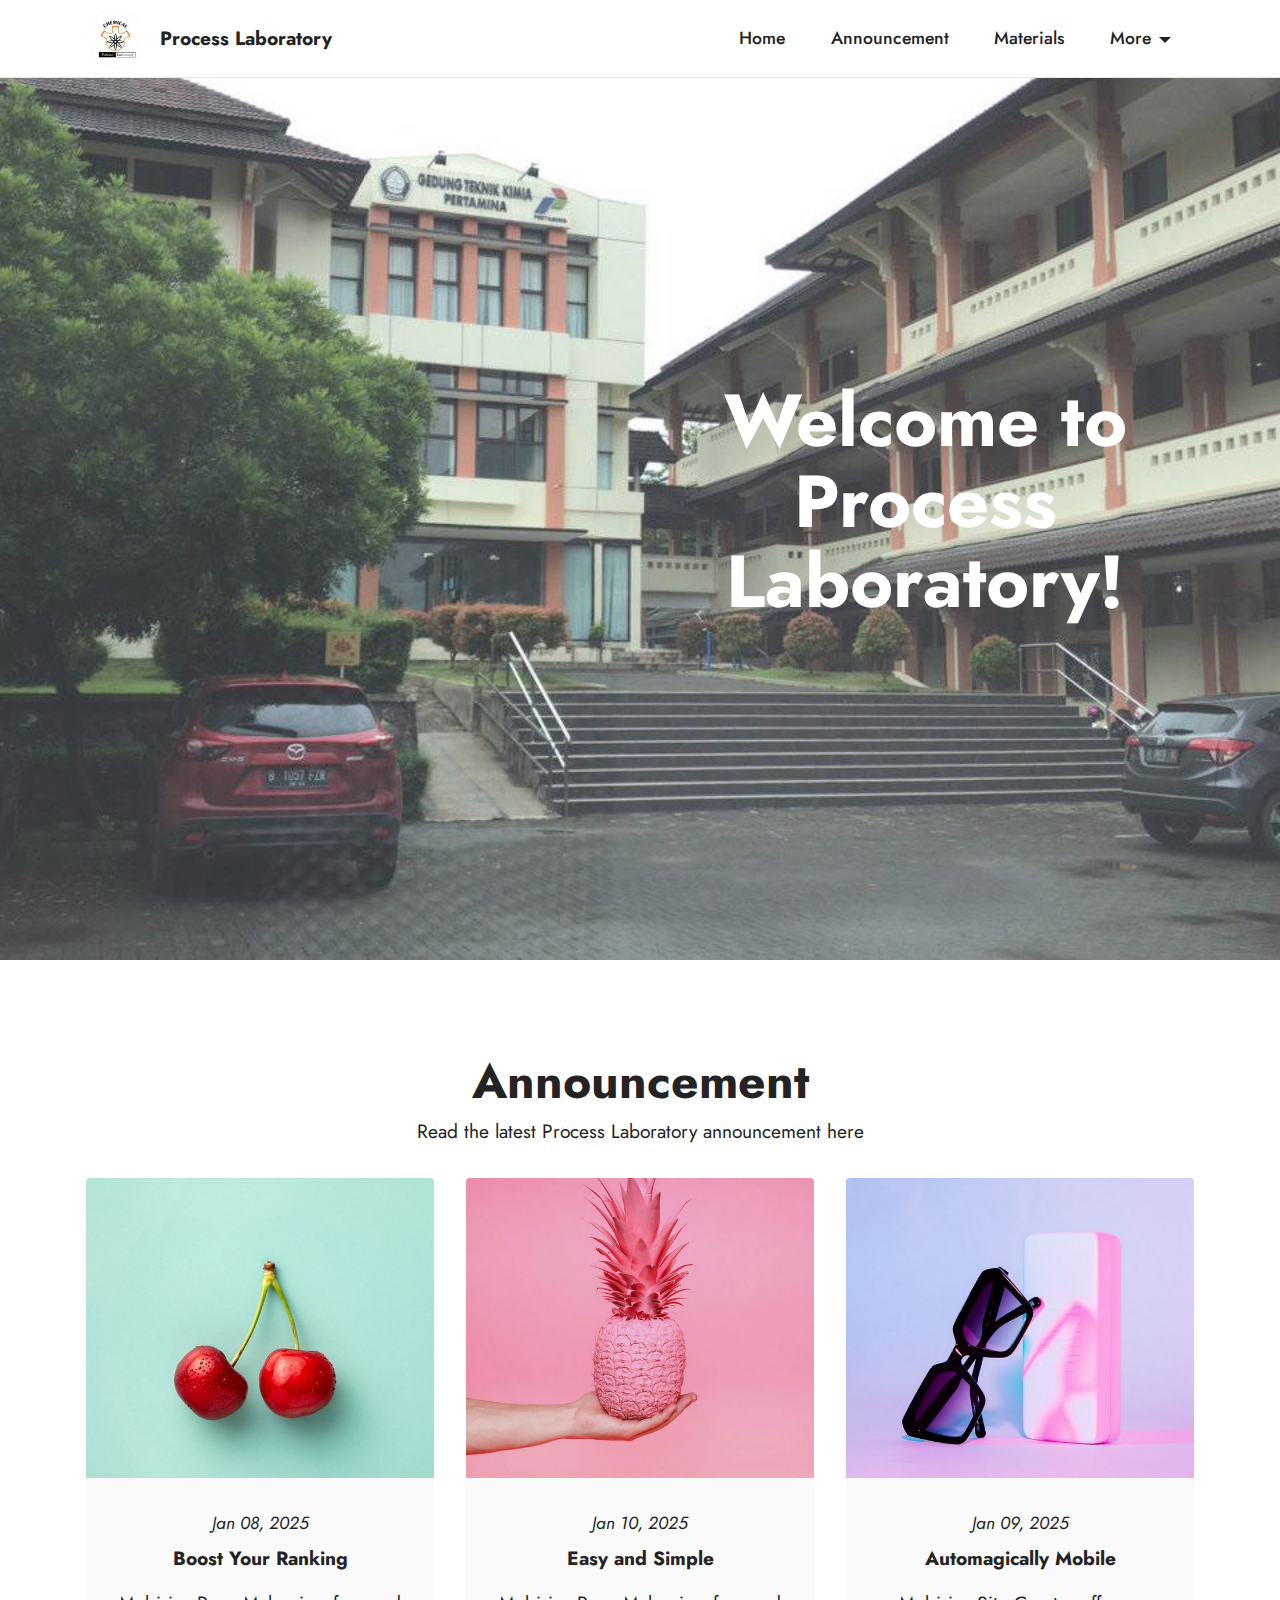
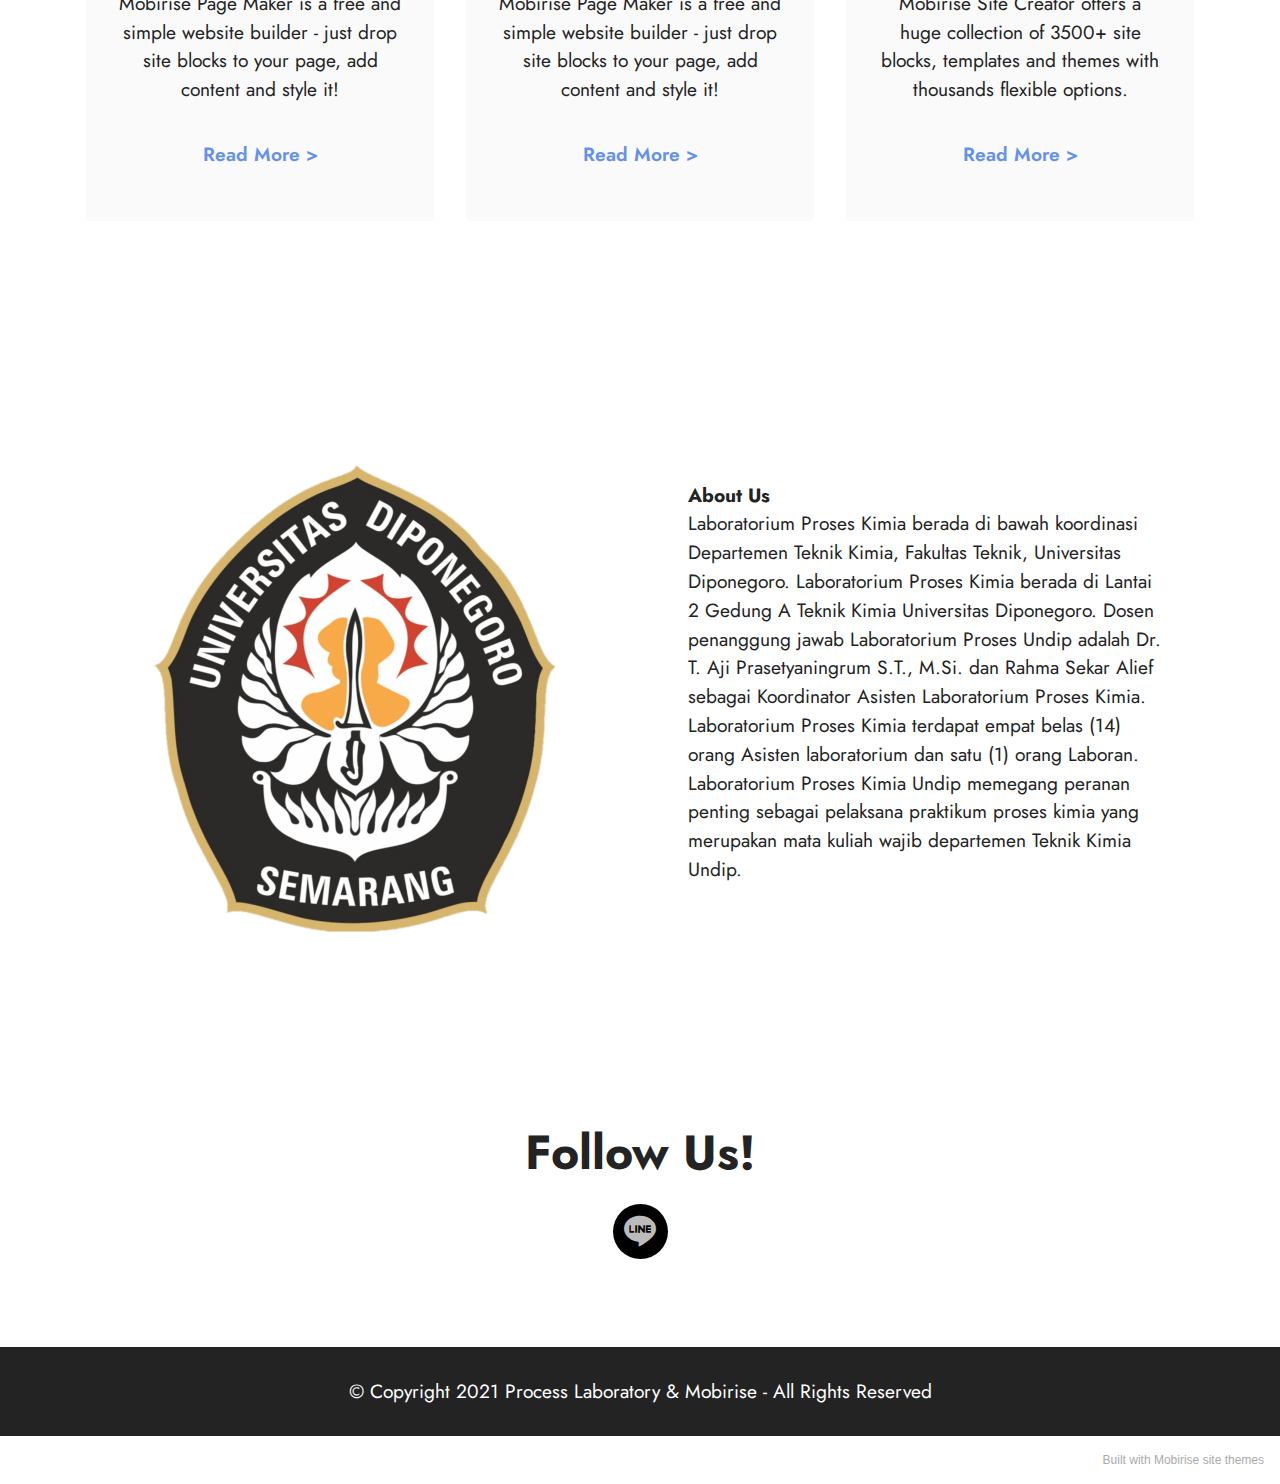
<file: index.html>
<!DOCTYPE html>
<html  >
<head>
  <!-- Site made with Mobirise Website Builder v5.3.10, https://mobirise.com -->
  <meta charset="UTF-8">
  <meta http-equiv="X-UA-Compatible" content="IE=edge">
  <meta name="generator" content="Mobirise v5.3.10, mobirise.com">
  <meta name="viewport" content="width=device-width, initial-scale=1, minimum-scale=1">
  <link rel="shortcut icon" href="assets/images/89790-121x121.png" type="image/x-icon">
  <meta name="description" content="">
  
  
  <title>Home</title>
  <link rel="stylesheet" href="assets/tether/tether.min.css">
  <link rel="stylesheet" href="assets/bootstrap/css/bootstrap.min.css">
  <link rel="stylesheet" href="assets/bootstrap/css/bootstrap-grid.min.css">
  <link rel="stylesheet" href="assets/bootstrap/css/bootstrap-reboot.min.css">
  <link rel="stylesheet" href="assets/dropdown/css/style.css">
  <link rel="stylesheet" href="assets/socicon/css/styles.css">
  <link rel="stylesheet" href="assets/theme/css/style.css">
  <link rel="preload" href="https://fonts.googleapis.com/css?family=Jost:100,200,300,400,500,600,700,800,900,100i,200i,300i,400i,500i,600i,700i,800i,900i&display=swap" as="style" onload="this.onload=null;this.rel='stylesheet'">
  <noscript><link rel="stylesheet" href="https://fonts.googleapis.com/css?family=Jost:100,200,300,400,500,600,700,800,900,100i,200i,300i,400i,500i,600i,700i,800i,900i&display=swap"></noscript>
  <link rel="preload" as="style" href="assets/mobirise/css/mbr-additional.css"><link rel="stylesheet" href="assets/mobirise/css/mbr-additional.css" type="text/css">
  
  
  
  
</head>
<body>
  
  <section class="menu cid-s48OLK6784" once="menu" id="menu1-h">
    
    <nav class="navbar navbar-dropdown navbar-fixed-top navbar-expand-lg">
        <div class="container">
            <div class="navbar-brand">
                <span class="navbar-logo">
                    <a href="http://labproses.github.io/home">
                        <img src="assets/images/89790-121x121.png" alt="Process Laboratory" style="height: 3.8rem;">
                    </a>
                </span>
                <span class="navbar-caption-wrap"><a class="navbar-caption text-black text-primary display-7" href="http://labproses.github.io/home">Process Laboratory</a></span>
            </div>
            <button class="navbar-toggler" type="button" data-toggle="collapse" data-target="#navbarSupportedContent" aria-controls="navbarNavAltMarkup" aria-expanded="false" aria-label="Toggle navigation">
                <div class="hamburger">
                    <span></span>
                    <span></span>
                    <span></span>
                    <span></span>
                </div>
            </button>
            <div class="collapse navbar-collapse" id="navbarSupportedContent">
                <ul class="navbar-nav nav-dropdown nav-right" data-app-modern-menu="true"><li class="nav-item"><a class="nav-link link text-black text-primary display-4" href="index.html#header3-y">Home</a></li>
                    <li class="nav-item"><a class="nav-link link text-black text-primary display-4" href="index.html#content3-10">Announcement</a></li><li class="nav-item"><a class="nav-link link text-black text-primary display-4" href="page2.html#top">Materials</a></li><li class="nav-item dropdown"><a class="nav-link link text-black dropdown-toggle display-4" href="#" data-toggle="dropdown-submenu" aria-expanded="false">More</a><div class="dropdown-menu"><a class="text-black dropdown-item text-primary display-4" href="page7.html#top">Assistant Schedule</a><a class="text-black dropdown-item text-primary display-4" href="page5.html#top" aria-expanded="true">Report Format</a><a class="text-black dropdown-item text-primary display-4" href="page3.html#top" aria-expanded="false">Lecturers and Materials Distribution</a><a class="text-black dropdown-item text-primary display-4" href="page4.html#top">Rules</a><a class="text-black dropdown-item text-primary display-4" href="page6.html#top" aria-expanded="false">Score &amp; Point</a></div></li></ul>
                
                
            </div>
        </div>
    </nav>

</section>

<section class="header3 cid-sErYO7v54X mbr-fullscreen" id="header3-y">

    

    <div class="mbr-overlay" style="opacity: 0.2; background-color: rgb(255, 255, 255);"></div>

    <div class="align-center container">
        <div class="row justify-content-end">
            <div class="col-12 col-lg-6">
                <h1 class="mbr-section-title mbr-fonts-style mb-3 display-1"><strong>Welcome to Process Laboratory!</strong></h1>
                
                <p class="mbr-text mbr-fonts-style display-7"></p>
                
            </div>
        </div>
    </div>
</section>

<section class="content3 cid-sErZ84kTHp" id="content3-10">
    
    
    <div class="container">
        <div class="mbr-section-head">
            <h4 class="mbr-section-title mbr-fonts-style align-center mb-0 display-2"><strong>Announcement</strong></h4>
            <h5 class="mbr-section-subtitle mbr-fonts-style align-center mb-0 mt-2 display-7">Read the latest Process Laboratory announcement here</h5>
        </div>
        <div class="row mt-4">
            <div class="item features-image сol-12 col-md-6 col-lg-4 active">
                <div class="item-wrapper">
                    <div class="item-img">
                        <img src="assets/images/product3.jpg" alt="" title="" data-slide-to="3">
                    </div>
                    <div class="item-content">
                        <h5 class="item-title mbr-fonts-style display-4"><em>Jan 08, 2025</em></h5>
                        <h6 class="item-subtitle mbr-fonts-style mt-1 display-7"><strong>Boost Your Ranking</strong></h6>
                        <p class="mbr-text mbr-fonts-style mt-3 display-7">Mobirise Page Maker is a free and simple
                            website builder - just drop site blocks to your page, add content and style it!</p>
                    </div>
                    <div class="mbr-section-btn item-footer mt-2"><a href="" class="btn item-btn btn-primary-outline display-7" target="_blank">Read More &gt;</a></div>
                </div>
            </div><div class="item features-image сol-12 col-md-6 col-lg-4">
                <div class="item-wrapper">
                    <div class="item-img">
                        <img src="assets/images/product5.jpg" alt="" title="" data-slide-to="0">
                    </div>
                    <div class="item-content">
                        <h5 class="item-title mbr-fonts-style display-4"><em>Jan 10, 2025</em></h5>
                        <h6 class="item-subtitle mbr-fonts-style mt-1 display-7"><strong>Easy and Simple</strong></h6>
                        <p class="mbr-text mbr-fonts-style mt-3 display-7">Mobirise Page Maker is a free and simple
                            website builder - just drop site blocks to your page, add content and style it!</p>
                    </div>
                    <div class="mbr-section-btn item-footer mt-2"><a href="" class="btn item-btn btn-primary-outline display-7" target="_blank">Read More &gt;</a></div>
                </div>
            </div><div class="item features-image сol-12 col-md-6 col-lg-4">
                <div class="item-wrapper">
                    <div class="item-img">
                        <img src="assets/images/product4.jpg" alt="" title="" data-slide-to="1">
                    </div>
                    <div class="item-content">
                        <h5 class="item-title mbr-fonts-style display-4"><em>Jan 09, 2025</em></h5>
                        <h6 class="item-subtitle mbr-fonts-style mt-1 display-7"><strong>Automagically Mobile</strong>
                        </h6>
                        <p class="mbr-text mbr-fonts-style mt-3 display-7">Mobirise Site Creator offers a huge
                            collection of 3500+ site blocks, templates and themes with thousands flexible options. <br>
                        </p>
                    </div>
                    <div class="mbr-section-btn item-footer mt-2"><a href="" class="btn item-btn btn-primary-outline display-7" target="_blank">Read More &gt;</a></div>
                </div>
            </div>
            
            

        </div>
    </div>
</section>

<section class="testimonials1 cid-sEs5uTYc4Z" id="testimonials1-14">
    

    
    <div class="container">
        
        <div class="row align-items-center">
            <div class="col-12 col-md-6">
                <div class="image-wrapper">
                    <img src="assets/images/logo-undip-universitas-diponegoro-1076x1076.png" alt="Logo Undip">
                </div>
            </div>
            <div class="col-12 col-md">
                <div class="text-wrapper">
                    <p class="mbr-text mbr-fonts-style mb-4 display-7"><strong>About Us</strong><br>Laboratorium Proses Kimia berada di bawah koordinasi Departemen Teknik Kimia, Fakultas Teknik, Universitas Diponegoro. Laboratorium Proses Kimia berada di Lantai 2 Gedung A Teknik Kimia Universitas Diponegoro. Dosen penanggung jawab Laboratorium Proses Undip adalah Dr. T. Aji Prasetyaningrum S.T., M.Si. dan Rahma Sekar Alief sebagai Koordinator Asisten Laboratorium Proses Kimia. Laboratorium Proses Kimia terdapat empat belas (14) orang Asisten laboratorium  dan satu (1) orang Laboran. Laboratorium Proses Kimia Undip memegang peranan penting sebagai pelaksana praktikum proses kimia yang merupakan mata kuliah wajib departemen Teknik Kimia Undip.</p>
                    <p class="name mbr-fonts-style mb-1 display-4"></p>
                    <p class="position mbr-fonts-style display-4"></p>
                </div>
            </div>
        </div>
    </div>
</section>

<section class="share3 cid-sEs0CRjc5e" id="share3-12">
    
     
    
    

    <div class="container">
        <div class="media-container-row">
            <div class="col-12">
                <h3 class="mbr-section-title align-center mb-3 mbr-fonts-style display-2">
                    <strong>Follow Us!</strong>
                </h3>
                <div class="social-list align-center">
                   
                    
                        
                        
                        
                        
                        
                        
                        
                        <a class="iconfont-wrapper bg-tiktok m-2" href="https://mobiri.se" target="_blank">
                            <span class="socicon-line socicon" style="color: rgb(187, 187, 187); fill: rgb(187, 187, 187);"></span>
                        </a>
                        
                        
                </div>
            </div>
        </div>
    </div>
</section>

<section class="footer7 cid-sEs0dDBpdg" once="footers" id="footer7-11">

    

    

    <div class="container">
        <div class="media-container-row align-center mbr-white">
            <div class="col-12">
                <p class="mbr-text mb-0 mbr-fonts-style display-7">
                    © Copyright 2021 Process Laboratory &amp; Mobirise - All Rights Reserved
                </p>
            </div>
        </div>
    </div>
</section><section style="background-color: #fff; font-family: -apple-system, BlinkMacSystemFont, 'Segoe UI', 'Roboto', 'Helvetica Neue', Arial, sans-serif; color:#aaa; font-size:12px; padding: 0; align-items: center; display: flex;"><a href="https://mobirise.site/v" style="flex: 1 1; height: 3rem; padding-left: 1rem;"></a><p style="flex: 0 0 auto; margin:0; padding-right:1rem;">Built with Mobirise <a href="https://mobirise.site/u" style="color:#aaa;">site</a> themes</p></section><script src="assets/web/assets/jquery/jquery.min.js"></script>  <script src="assets/popper/popper.min.js"></script>  <script src="assets/tether/tether.min.js"></script>  <script src="assets/bootstrap/js/bootstrap.min.js"></script>  <script src="assets/smoothscroll/smooth-scroll.js"></script>  <script src="assets/dropdown/js/nav-dropdown.js"></script>  <script src="assets/dropdown/js/navbar-dropdown.js"></script>  <script src="assets/touchswipe/jquery.touch-swipe.min.js"></script>  <script src="assets/theme/js/script.js"></script>  
  
  
</body>
</html>
</file>
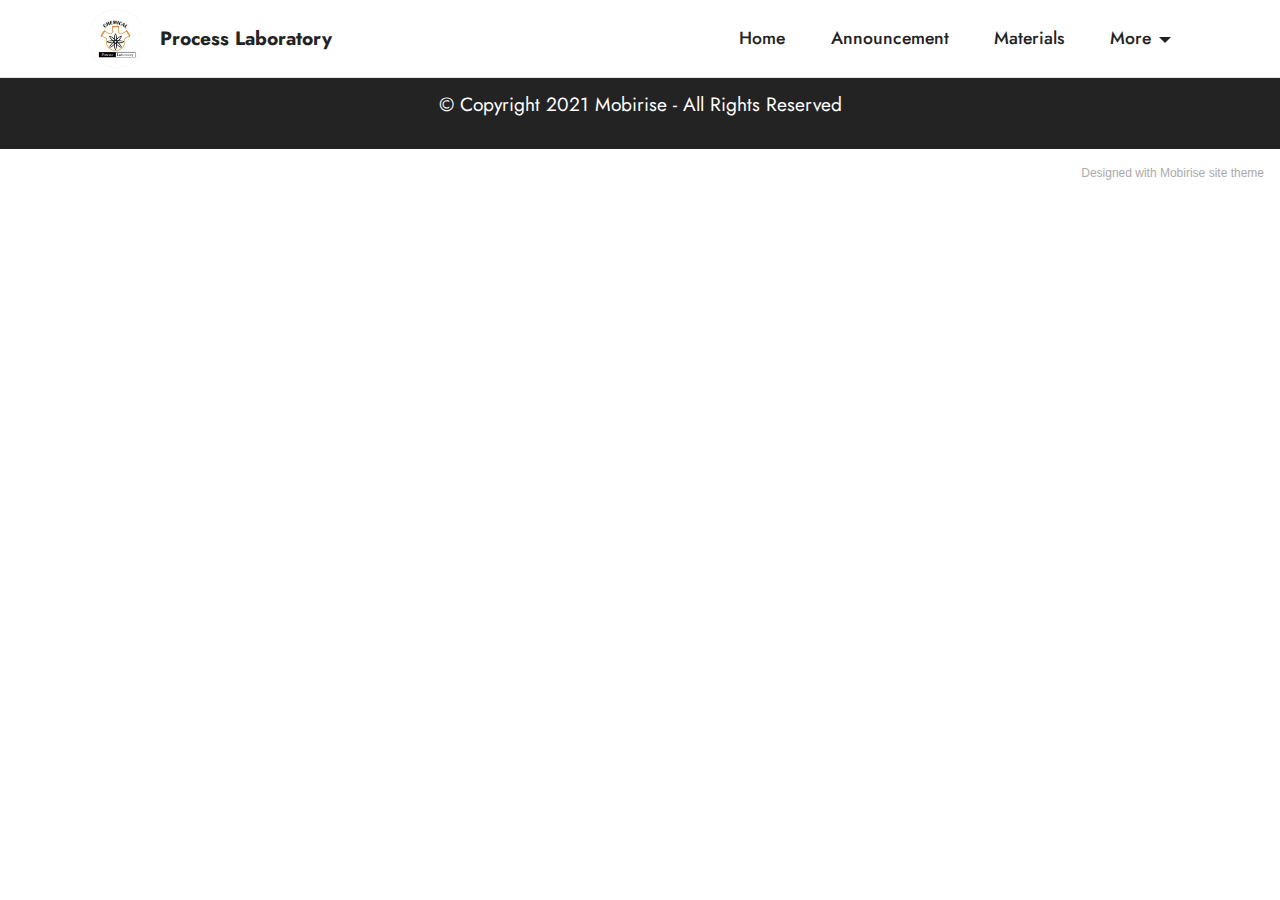
<file: page1.html>
<!DOCTYPE html>
<html  >
<head>
  <!-- Site made with Mobirise Website Builder v5.3.10, https://mobirise.com -->
  <meta charset="UTF-8">
  <meta http-equiv="X-UA-Compatible" content="IE=edge">
  <meta name="generator" content="Mobirise v5.3.10, mobirise.com">
  <meta name="viewport" content="width=device-width, initial-scale=1, minimum-scale=1">
  <link rel="shortcut icon" href="assets/images/89790-121x121.png" type="image/x-icon">
  <meta name="description" content="">
  
  
  <title>Announcement</title>
  <link rel="stylesheet" href="assets/tether/tether.min.css">
  <link rel="stylesheet" href="assets/bootstrap/css/bootstrap.min.css">
  <link rel="stylesheet" href="assets/bootstrap/css/bootstrap-grid.min.css">
  <link rel="stylesheet" href="assets/bootstrap/css/bootstrap-reboot.min.css">
  <link rel="stylesheet" href="assets/dropdown/css/style.css">
  <link rel="stylesheet" href="assets/socicon/css/styles.css">
  <link rel="stylesheet" href="assets/theme/css/style.css">
  <link rel="preload" href="https://fonts.googleapis.com/css?family=Jost:100,200,300,400,500,600,700,800,900,100i,200i,300i,400i,500i,600i,700i,800i,900i&display=swap" as="style" onload="this.onload=null;this.rel='stylesheet'">
  <noscript><link rel="stylesheet" href="https://fonts.googleapis.com/css?family=Jost:100,200,300,400,500,600,700,800,900,100i,200i,300i,400i,500i,600i,700i,800i,900i&display=swap"></noscript>
  <link rel="preload" as="style" href="assets/mobirise/css/mbr-additional.css"><link rel="stylesheet" href="assets/mobirise/css/mbr-additional.css" type="text/css">
  
  
  
  
</head>
<body>
  
  <section class="menu cid-s48OLK6784" once="menu" id="menu1-k">
    
    <nav class="navbar navbar-dropdown navbar-fixed-top navbar-expand-lg">
        <div class="container">
            <div class="navbar-brand">
                <span class="navbar-logo">
                    <a href="http://labproses.github.io/home">
                        <img src="assets/images/89790-121x121.png" alt="Process Laboratory" style="height: 3.8rem;">
                    </a>
                </span>
                <span class="navbar-caption-wrap"><a class="navbar-caption text-black text-primary display-7" href="http://labproses.github.io/home">Process Laboratory</a></span>
            </div>
            <button class="navbar-toggler" type="button" data-toggle="collapse" data-target="#navbarSupportedContent" aria-controls="navbarNavAltMarkup" aria-expanded="false" aria-label="Toggle navigation">
                <div class="hamburger">
                    <span></span>
                    <span></span>
                    <span></span>
                    <span></span>
                </div>
            </button>
            <div class="collapse navbar-collapse" id="navbarSupportedContent">
                <ul class="navbar-nav nav-dropdown nav-right" data-app-modern-menu="true"><li class="nav-item"><a class="nav-link link text-black text-primary display-4" href="index.html#header3-y">Home</a></li>
                    <li class="nav-item"><a class="nav-link link text-black text-primary display-4" href="index.html#content3-10">Announcement</a></li><li class="nav-item"><a class="nav-link link text-black text-primary display-4" href="page2.html#top">Materials</a></li><li class="nav-item dropdown"><a class="nav-link link text-black dropdown-toggle display-4" href="#" data-toggle="dropdown-submenu" aria-expanded="false">More</a><div class="dropdown-menu"><a class="text-black dropdown-item text-primary display-4" href="page7.html#top">Assistant Schedule</a><a class="text-black dropdown-item text-primary display-4" href="page5.html#top" aria-expanded="true">Report Format</a><a class="text-black dropdown-item text-primary display-4" href="page3.html#top" aria-expanded="false">Lecturers and Materials Distribution</a><a class="text-black dropdown-item text-primary display-4" href="page4.html#top">Rules</a><a class="text-black dropdown-item text-primary display-4" href="page6.html#top" aria-expanded="false">Score &amp; Point</a></div></li></ul>
                
                
            </div>
        </div>
    </nav>

</section>

<section class="footer7 cid-sEs0dDBpdg" once="footers" id="footer7-11">

    

    

    <div class="container">
        <div class="media-container-row align-center mbr-white">
            <div class="col-12">
                <p class="mbr-text mb-0 mbr-fonts-style display-7">
                    © Copyright 2021 Mobirise - All Rights Reserved
                </p>
            </div>
        </div>
    </div>
</section><section style="background-color: #fff; font-family: -apple-system, BlinkMacSystemFont, 'Segoe UI', 'Roboto', 'Helvetica Neue', Arial, sans-serif; color:#aaa; font-size:12px; padding: 0; align-items: center; display: flex;"><a href="https://mobirise.site/x" style="flex: 1 1; height: 3rem; padding-left: 1rem;"></a><p style="flex: 0 0 auto; margin:0; padding-right:1rem;">Designed with <a href="https://mobirise.site/b" style="color:#aaa;">Mobirise</a> site theme</p></section><script src="assets/web/assets/jquery/jquery.min.js"></script>  <script src="assets/popper/popper.min.js"></script>  <script src="assets/tether/tether.min.js"></script>  <script src="assets/bootstrap/js/bootstrap.min.js"></script>  <script src="assets/smoothscroll/smooth-scroll.js"></script>  <script src="assets/dropdown/js/nav-dropdown.js"></script>  <script src="assets/dropdown/js/navbar-dropdown.js"></script>  <script src="assets/touchswipe/jquery.touch-swipe.min.js"></script>  <script src="assets/theme/js/script.js"></script>  
  
  
</body>
</html>
</file>
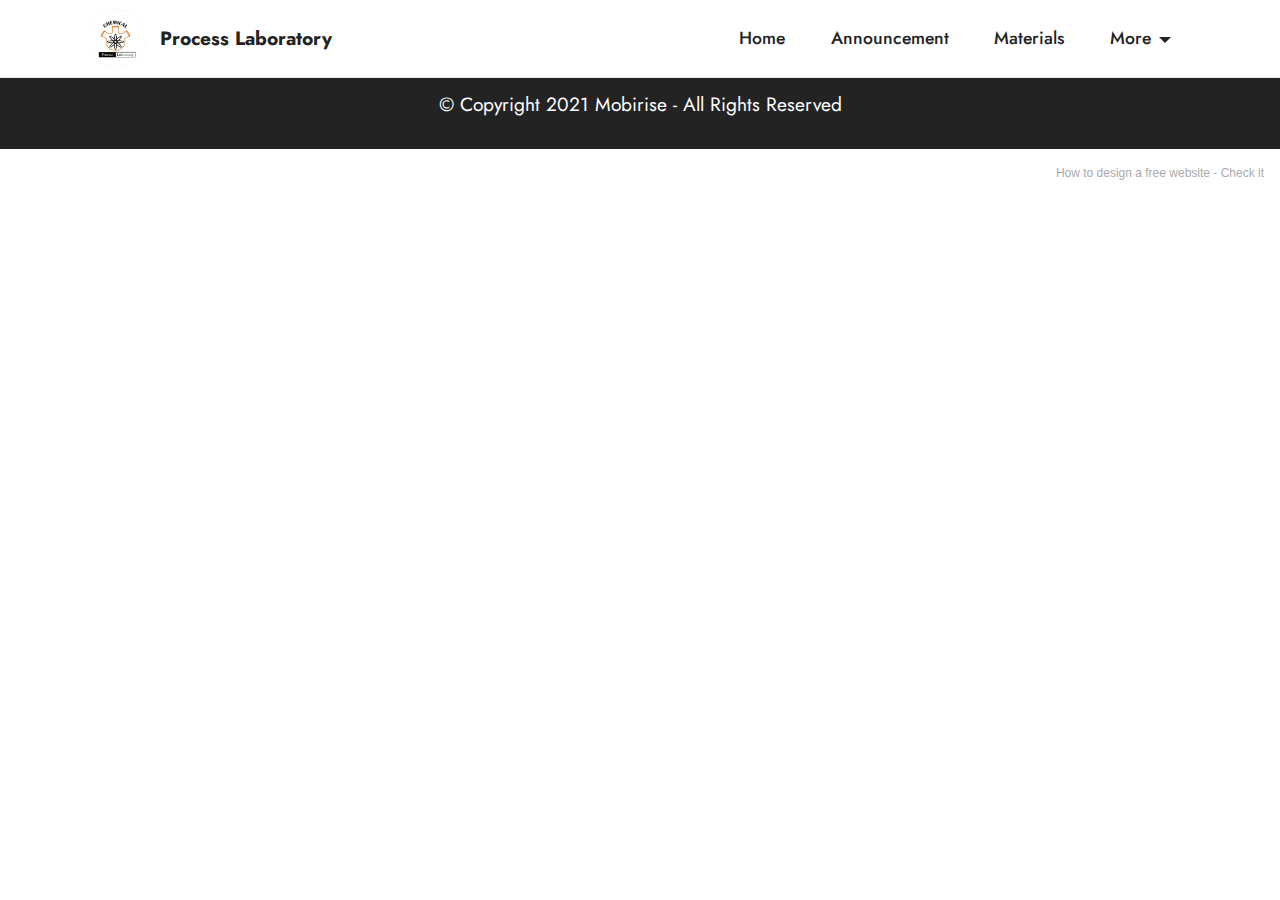
<file: page2.html>
<!DOCTYPE html>
<html  >
<head>
  <!-- Site made with Mobirise Website Builder v5.3.10, https://mobirise.com -->
  <meta charset="UTF-8">
  <meta http-equiv="X-UA-Compatible" content="IE=edge">
  <meta name="generator" content="Mobirise v5.3.10, mobirise.com">
  <meta name="viewport" content="width=device-width, initial-scale=1, minimum-scale=1">
  <link rel="shortcut icon" href="assets/images/89790-121x121.png" type="image/x-icon">
  <meta name="description" content="">
  
  
  <title>Materi</title>
  <link rel="stylesheet" href="assets/tether/tether.min.css">
  <link rel="stylesheet" href="assets/bootstrap/css/bootstrap.min.css">
  <link rel="stylesheet" href="assets/bootstrap/css/bootstrap-grid.min.css">
  <link rel="stylesheet" href="assets/bootstrap/css/bootstrap-reboot.min.css">
  <link rel="stylesheet" href="assets/dropdown/css/style.css">
  <link rel="stylesheet" href="assets/socicon/css/styles.css">
  <link rel="stylesheet" href="assets/theme/css/style.css">
  <link rel="preload" href="https://fonts.googleapis.com/css?family=Jost:100,200,300,400,500,600,700,800,900,100i,200i,300i,400i,500i,600i,700i,800i,900i&display=swap" as="style" onload="this.onload=null;this.rel='stylesheet'">
  <noscript><link rel="stylesheet" href="https://fonts.googleapis.com/css?family=Jost:100,200,300,400,500,600,700,800,900,100i,200i,300i,400i,500i,600i,700i,800i,900i&display=swap"></noscript>
  <link rel="preload" as="style" href="assets/mobirise/css/mbr-additional.css"><link rel="stylesheet" href="assets/mobirise/css/mbr-additional.css" type="text/css">
  
  
  
  
</head>
<body>
  
  <section class="menu cid-s48OLK6784" once="menu" id="menu1-m">
    
    <nav class="navbar navbar-dropdown navbar-fixed-top navbar-expand-lg">
        <div class="container">
            <div class="navbar-brand">
                <span class="navbar-logo">
                    <a href="http://labproses.github.io/home">
                        <img src="assets/images/89790-121x121.png" alt="Process Laboratory" style="height: 3.8rem;">
                    </a>
                </span>
                <span class="navbar-caption-wrap"><a class="navbar-caption text-black text-primary display-7" href="http://labproses.github.io/home">Process Laboratory</a></span>
            </div>
            <button class="navbar-toggler" type="button" data-toggle="collapse" data-target="#navbarSupportedContent" aria-controls="navbarNavAltMarkup" aria-expanded="false" aria-label="Toggle navigation">
                <div class="hamburger">
                    <span></span>
                    <span></span>
                    <span></span>
                    <span></span>
                </div>
            </button>
            <div class="collapse navbar-collapse" id="navbarSupportedContent">
                <ul class="navbar-nav nav-dropdown nav-right" data-app-modern-menu="true"><li class="nav-item"><a class="nav-link link text-black text-primary display-4" href="index.html#header3-y">Home</a></li>
                    <li class="nav-item"><a class="nav-link link text-black text-primary display-4" href="index.html#content3-10">Announcement</a></li><li class="nav-item"><a class="nav-link link text-black text-primary display-4" href="page2.html#top">Materials</a></li><li class="nav-item dropdown"><a class="nav-link link text-black dropdown-toggle display-4" href="#" data-toggle="dropdown-submenu" aria-expanded="false">More</a><div class="dropdown-menu"><a class="text-black dropdown-item text-primary display-4" href="page7.html#top">Assistant Schedule</a><a class="text-black dropdown-item text-primary display-4" href="page5.html#top" aria-expanded="true">Report Format</a><a class="text-black dropdown-item text-primary display-4" href="page3.html#top" aria-expanded="false">Lecturers and Materials Distribution</a><a class="text-black dropdown-item text-primary display-4" href="page4.html#top">Rules</a><a class="text-black dropdown-item text-primary display-4" href="page6.html#top" aria-expanded="false">Score &amp; Point</a></div></li></ul>
                
                
            </div>
        </div>
    </nav>

</section>

<section class="footer7 cid-sEs0dDBpdg" once="footers" id="footer7-11">

    

    

    <div class="container">
        <div class="media-container-row align-center mbr-white">
            <div class="col-12">
                <p class="mbr-text mb-0 mbr-fonts-style display-7">
                    © Copyright 2021 Mobirise - All Rights Reserved
                </p>
            </div>
        </div>
    </div>
</section><section style="background-color: #fff; font-family: -apple-system, BlinkMacSystemFont, 'Segoe UI', 'Roboto', 'Helvetica Neue', Arial, sans-serif; color:#aaa; font-size:12px; padding: 0; align-items: center; display: flex;"><a href="https://mobirise.site/q" style="flex: 1 1; height: 3rem; padding-left: 1rem;"></a><p style="flex: 0 0 auto; margin:0; padding-right:1rem;">How to design a free website - <a href="https://mobirise.site/x" style="color:#aaa;">Check it</a></p></section><script src="assets/web/assets/jquery/jquery.min.js"></script>  <script src="assets/popper/popper.min.js"></script>  <script src="assets/tether/tether.min.js"></script>  <script src="assets/bootstrap/js/bootstrap.min.js"></script>  <script src="assets/smoothscroll/smooth-scroll.js"></script>  <script src="assets/dropdown/js/nav-dropdown.js"></script>  <script src="assets/dropdown/js/navbar-dropdown.js"></script>  <script src="assets/touchswipe/jquery.touch-swipe.min.js"></script>  <script src="assets/theme/js/script.js"></script>  
  
  
</body>
</html>
</file>
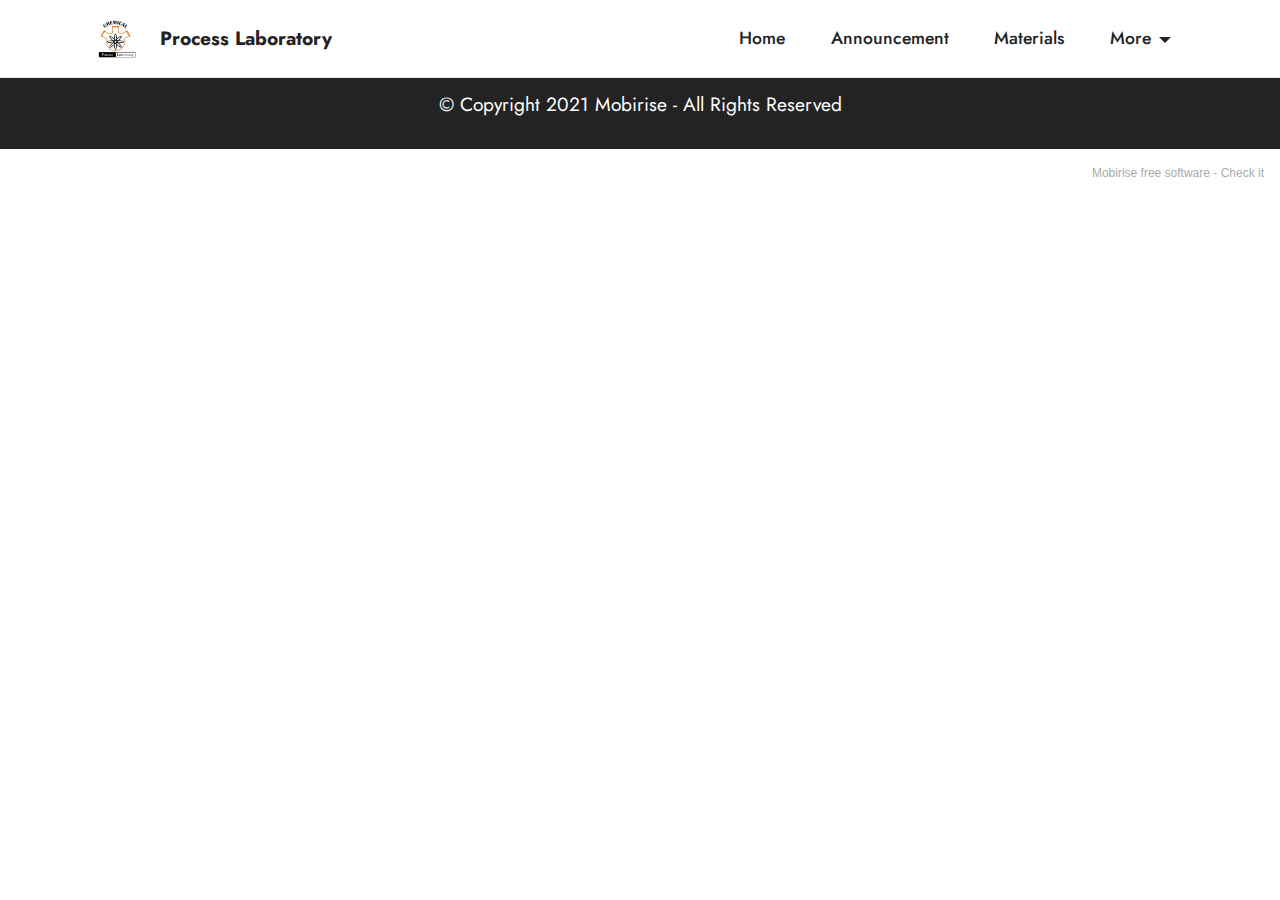
<file: page3.html>
<!DOCTYPE html>
<html  >
<head>
  <!-- Site made with Mobirise Website Builder v5.3.10, https://mobirise.com -->
  <meta charset="UTF-8">
  <meta http-equiv="X-UA-Compatible" content="IE=edge">
  <meta name="generator" content="Mobirise v5.3.10, mobirise.com">
  <meta name="viewport" content="width=device-width, initial-scale=1, minimum-scale=1">
  <link rel="shortcut icon" href="assets/images/89790-121x121.png" type="image/x-icon">
  <meta name="description" content="">
  
  
  <title>Pembagian Asisten dan Dosen</title>
  <link rel="stylesheet" href="assets/tether/tether.min.css">
  <link rel="stylesheet" href="assets/bootstrap/css/bootstrap.min.css">
  <link rel="stylesheet" href="assets/bootstrap/css/bootstrap-grid.min.css">
  <link rel="stylesheet" href="assets/bootstrap/css/bootstrap-reboot.min.css">
  <link rel="stylesheet" href="assets/dropdown/css/style.css">
  <link rel="stylesheet" href="assets/socicon/css/styles.css">
  <link rel="stylesheet" href="assets/theme/css/style.css">
  <link rel="preload" href="https://fonts.googleapis.com/css?family=Jost:100,200,300,400,500,600,700,800,900,100i,200i,300i,400i,500i,600i,700i,800i,900i&display=swap" as="style" onload="this.onload=null;this.rel='stylesheet'">
  <noscript><link rel="stylesheet" href="https://fonts.googleapis.com/css?family=Jost:100,200,300,400,500,600,700,800,900,100i,200i,300i,400i,500i,600i,700i,800i,900i&display=swap"></noscript>
  <link rel="preload" as="style" href="assets/mobirise/css/mbr-additional.css"><link rel="stylesheet" href="assets/mobirise/css/mbr-additional.css" type="text/css">
  
  
  
  
</head>
<body>
  
  <section class="menu cid-s48OLK6784" once="menu" id="menu1-o">
    
    <nav class="navbar navbar-dropdown navbar-fixed-top navbar-expand-lg">
        <div class="container">
            <div class="navbar-brand">
                <span class="navbar-logo">
                    <a href="http://labproses.github.io/home">
                        <img src="assets/images/89790-121x121.png" alt="Process Laboratory" style="height: 3.8rem;">
                    </a>
                </span>
                <span class="navbar-caption-wrap"><a class="navbar-caption text-black text-primary display-7" href="http://labproses.github.io/home">Process Laboratory</a></span>
            </div>
            <button class="navbar-toggler" type="button" data-toggle="collapse" data-target="#navbarSupportedContent" aria-controls="navbarNavAltMarkup" aria-expanded="false" aria-label="Toggle navigation">
                <div class="hamburger">
                    <span></span>
                    <span></span>
                    <span></span>
                    <span></span>
                </div>
            </button>
            <div class="collapse navbar-collapse" id="navbarSupportedContent">
                <ul class="navbar-nav nav-dropdown nav-right" data-app-modern-menu="true"><li class="nav-item"><a class="nav-link link text-black text-primary display-4" href="index.html#header3-y">Home</a></li>
                    <li class="nav-item"><a class="nav-link link text-black text-primary display-4" href="index.html#content3-10">Announcement</a></li><li class="nav-item"><a class="nav-link link text-black text-primary display-4" href="page2.html#top">Materials</a></li><li class="nav-item dropdown"><a class="nav-link link text-black dropdown-toggle display-4" href="#" data-toggle="dropdown-submenu" aria-expanded="false">More</a><div class="dropdown-menu"><a class="text-black dropdown-item text-primary display-4" href="page7.html#top">Assistant Schedule</a><a class="text-black dropdown-item text-primary display-4" href="page5.html#top" aria-expanded="true">Report Format</a><a class="text-black dropdown-item text-primary display-4" href="page3.html#top" aria-expanded="false">Lecturers and Materials Distribution</a><a class="text-black dropdown-item text-primary display-4" href="page4.html#top">Rules</a><a class="text-black dropdown-item text-primary display-4" href="page6.html#top" aria-expanded="false">Score &amp; Point</a></div></li></ul>
                
                
            </div>
        </div>
    </nav>

</section>

<section class="footer7 cid-sEs0dDBpdg" once="footers" id="footer7-11">

    

    

    <div class="container">
        <div class="media-container-row align-center mbr-white">
            <div class="col-12">
                <p class="mbr-text mb-0 mbr-fonts-style display-7">
                    © Copyright 2021 Mobirise - All Rights Reserved
                </p>
            </div>
        </div>
    </div>
</section><section style="background-color: #fff; font-family: -apple-system, BlinkMacSystemFont, 'Segoe UI', 'Roboto', 'Helvetica Neue', Arial, sans-serif; color:#aaa; font-size:12px; padding: 0; align-items: center; display: flex;"><a href="https://mobirise.site/j" style="flex: 1 1; height: 3rem; padding-left: 1rem;"></a><p style="flex: 0 0 auto; margin:0; padding-right:1rem;">Mobirise free software - <a href="https://mobirise.site/n" style="color:#aaa;">Check it</a></p></section><script src="assets/web/assets/jquery/jquery.min.js"></script>  <script src="assets/popper/popper.min.js"></script>  <script src="assets/tether/tether.min.js"></script>  <script src="assets/bootstrap/js/bootstrap.min.js"></script>  <script src="assets/smoothscroll/smooth-scroll.js"></script>  <script src="assets/dropdown/js/nav-dropdown.js"></script>  <script src="assets/dropdown/js/navbar-dropdown.js"></script>  <script src="assets/touchswipe/jquery.touch-swipe.min.js"></script>  <script src="assets/theme/js/script.js"></script>  
  
  
</body>
</html>
</file>
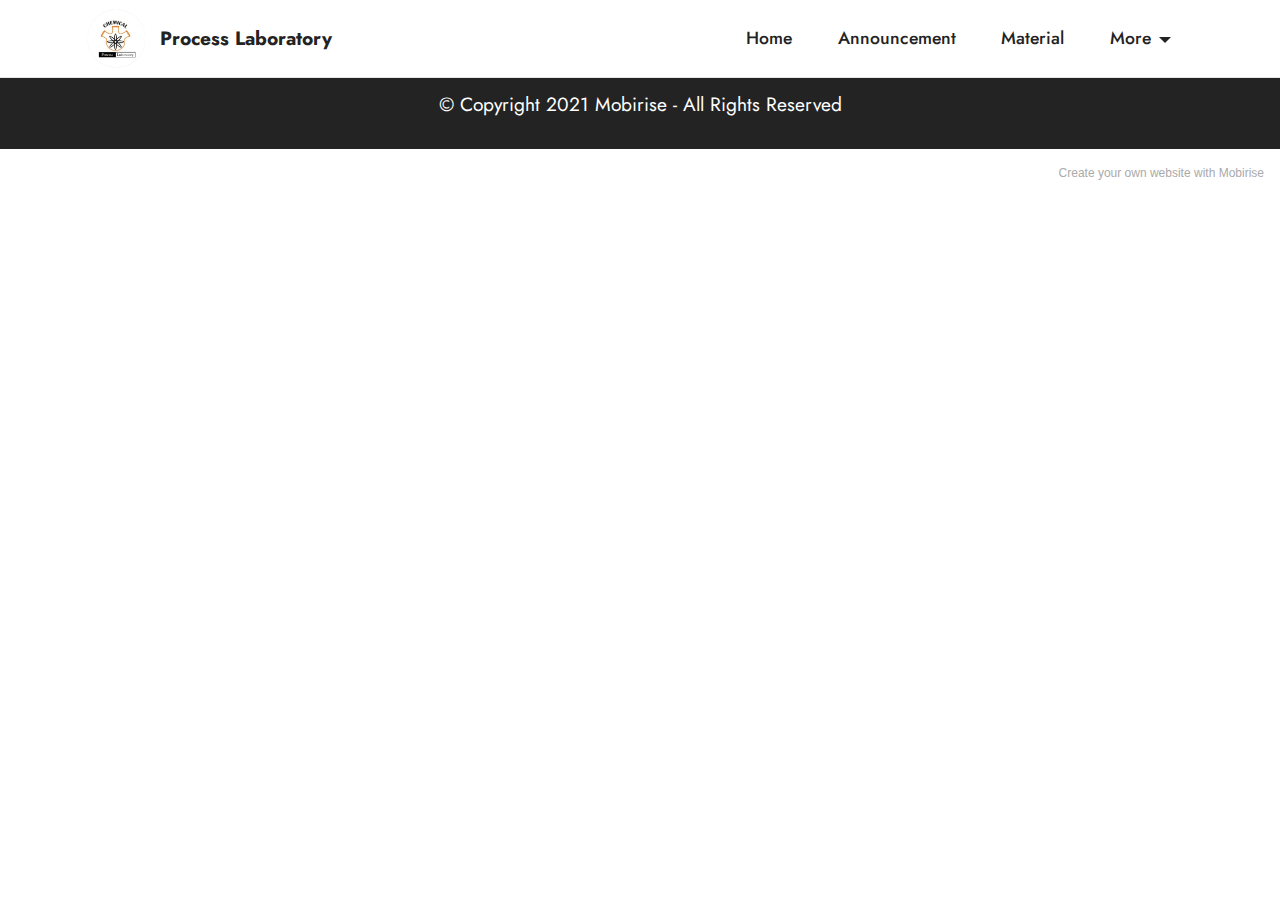
<file: page4.html>
<!DOCTYPE html>
<html  >
<head>
  <!-- Site made with Mobirise Website Builder v5.3.10, https://mobirise.com -->
  <meta charset="UTF-8">
  <meta http-equiv="X-UA-Compatible" content="IE=edge">
  <meta name="generator" content="Mobirise v5.3.10, mobirise.com">
  <meta name="viewport" content="width=device-width, initial-scale=1, minimum-scale=1">
  <link rel="shortcut icon" href="assets/images/89790-121x121.png" type="image/x-icon">
  <meta name="description" content="">
  
  
  <title>Tata Tertib</title>
  <link rel="stylesheet" href="assets/tether/tether.min.css">
  <link rel="stylesheet" href="assets/bootstrap/css/bootstrap.min.css">
  <link rel="stylesheet" href="assets/bootstrap/css/bootstrap-grid.min.css">
  <link rel="stylesheet" href="assets/bootstrap/css/bootstrap-reboot.min.css">
  <link rel="stylesheet" href="assets/dropdown/css/style.css">
  <link rel="stylesheet" href="assets/socicon/css/styles.css">
  <link rel="stylesheet" href="assets/theme/css/style.css">
  <link rel="preload" href="https://fonts.googleapis.com/css?family=Jost:100,200,300,400,500,600,700,800,900,100i,200i,300i,400i,500i,600i,700i,800i,900i&display=swap" as="style" onload="this.onload=null;this.rel='stylesheet'">
  <noscript><link rel="stylesheet" href="https://fonts.googleapis.com/css?family=Jost:100,200,300,400,500,600,700,800,900,100i,200i,300i,400i,500i,600i,700i,800i,900i&display=swap"></noscript>
  <link rel="preload" as="style" href="assets/mobirise/css/mbr-additional.css"><link rel="stylesheet" href="assets/mobirise/css/mbr-additional.css" type="text/css">
  
  
  
  
</head>
<body>
  
  <section class="menu cid-s48OLK6784" once="menu" id="menu1-q">
    
    <nav class="navbar navbar-dropdown navbar-fixed-top navbar-expand-lg">
        <div class="container">
            <div class="navbar-brand">
                <span class="navbar-logo">
                    <a href="http://labproses.github.io/home">
                        <img src="assets/images/89790-121x121.png" alt="Process Laboratory" style="height: 3.8rem;">
                    </a>
                </span>
                <span class="navbar-caption-wrap"><a class="navbar-caption text-black text-primary display-7" href="http://labproses.github.io/home">Process Laboratory</a></span>
            </div>
            <button class="navbar-toggler" type="button" data-toggle="collapse" data-target="#navbarSupportedContent" aria-controls="navbarNavAltMarkup" aria-expanded="false" aria-label="Toggle navigation">
                <div class="hamburger">
                    <span></span>
                    <span></span>
                    <span></span>
                    <span></span>
                </div>
            </button>
            <div class="collapse navbar-collapse" id="navbarSupportedContent">
                <ul class="navbar-nav nav-dropdown nav-right" data-app-modern-menu="true"><li class="nav-item"><a class="nav-link link text-black display-4" href="https://mobirise.com">Home</a></li>
                    <li class="nav-item"><a class="nav-link link text-black text-primary display-4" href="index.html#content3-10">Announcement</a></li><li class="nav-item"><a class="nav-link link text-black text-primary display-4" href="page2.html#top">Material</a></li><li class="nav-item dropdown"><a class="nav-link link text-black dropdown-toggle display-4" href="#" data-toggle="dropdown-submenu" aria-expanded="false">More</a><div class="dropdown-menu"><a class="text-black dropdown-item display-4" href="https://mobirise.com">New Item</a><a class="text-black dropdown-item display-4" href="https://mobirise.com">New Item</a><a class="text-black dropdown-item display-4" href="#" aria-expanded="true">New Item</a><a class="text-black dropdown-item display-4" href="#" aria-expanded="false">New Item</a></div></li></ul>
                
                
            </div>
        </div>
    </nav>

</section>

<section class="footer7 cid-sEs0dDBpdg" once="footers" id="footer7-11">

    

    

    <div class="container">
        <div class="media-container-row align-center mbr-white">
            <div class="col-12">
                <p class="mbr-text mb-0 mbr-fonts-style display-7">
                    © Copyright 2021 Mobirise - All Rights Reserved
                </p>
            </div>
        </div>
    </div>
</section><section style="background-color: #fff; font-family: -apple-system, BlinkMacSystemFont, 'Segoe UI', 'Roboto', 'Helvetica Neue', Arial, sans-serif; color:#aaa; font-size:12px; padding: 0; align-items: center; display: flex;"><a href="https://mobirise.site/q" style="flex: 1 1; height: 3rem; padding-left: 1rem;"></a><p style="flex: 0 0 auto; margin:0; padding-right:1rem;">Create your own website with <a href="https://mobirise.site/z" style="color:#aaa;">Mobirise</a></p></section><script src="assets/web/assets/jquery/jquery.min.js"></script>  <script src="assets/popper/popper.min.js"></script>  <script src="assets/tether/tether.min.js"></script>  <script src="assets/bootstrap/js/bootstrap.min.js"></script>  <script src="assets/smoothscroll/smooth-scroll.js"></script>  <script src="assets/dropdown/js/nav-dropdown.js"></script>  <script src="assets/dropdown/js/navbar-dropdown.js"></script>  <script src="assets/touchswipe/jquery.touch-swipe.min.js"></script>  <script src="assets/theme/js/script.js"></script>  
  
  
</body>
</html>
</file>
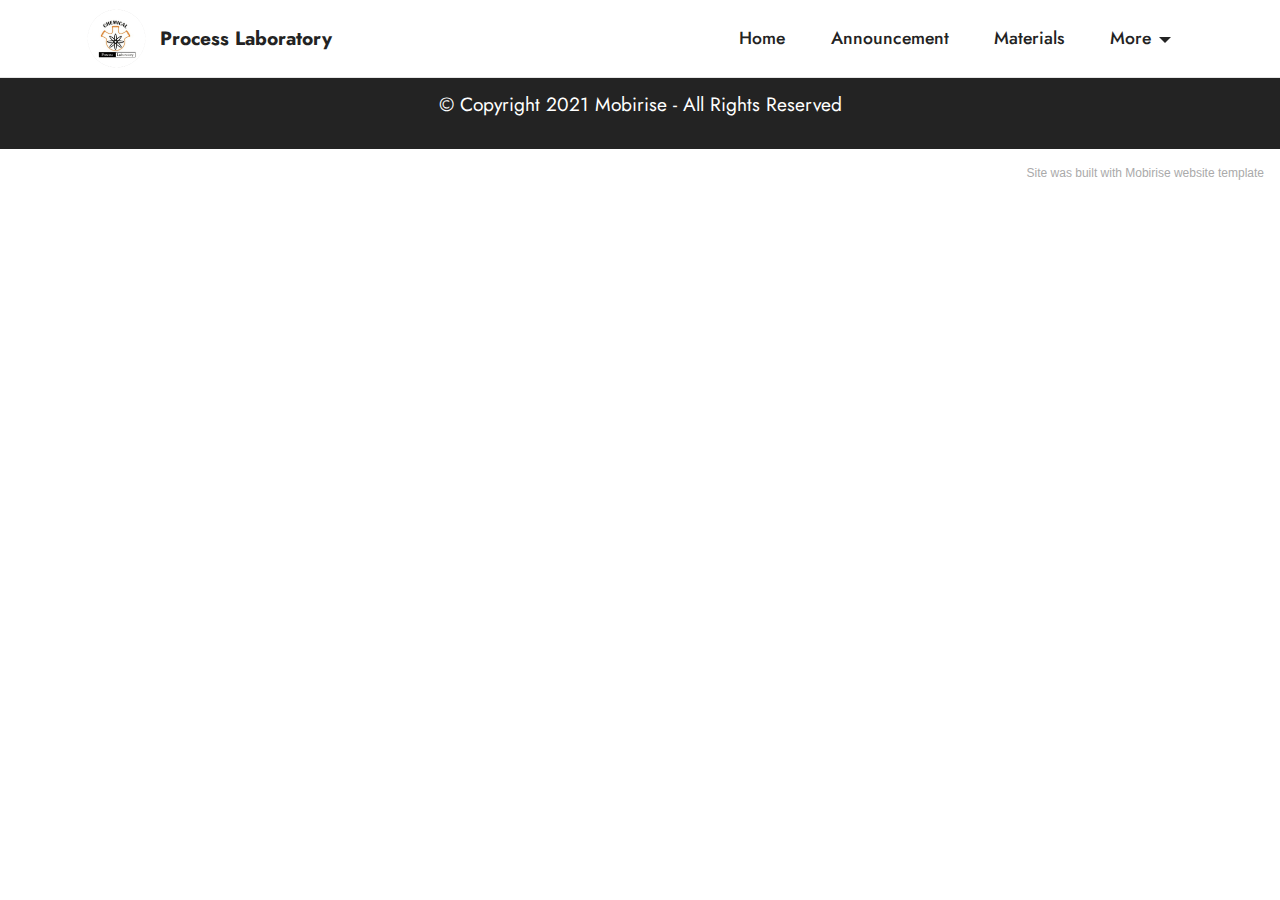
<file: page5.html>
<!DOCTYPE html>
<html  >
<head>
  <!-- Site made with Mobirise Website Builder v5.3.10, https://mobirise.com -->
  <meta charset="UTF-8">
  <meta http-equiv="X-UA-Compatible" content="IE=edge">
  <meta name="generator" content="Mobirise v5.3.10, mobirise.com">
  <meta name="viewport" content="width=device-width, initial-scale=1, minimum-scale=1">
  <link rel="shortcut icon" href="assets/images/89790-121x121.png" type="image/x-icon">
  <meta name="description" content="">
  
  
  <title>Format Laporan</title>
  <link rel="stylesheet" href="assets/tether/tether.min.css">
  <link rel="stylesheet" href="assets/bootstrap/css/bootstrap.min.css">
  <link rel="stylesheet" href="assets/bootstrap/css/bootstrap-grid.min.css">
  <link rel="stylesheet" href="assets/bootstrap/css/bootstrap-reboot.min.css">
  <link rel="stylesheet" href="assets/dropdown/css/style.css">
  <link rel="stylesheet" href="assets/socicon/css/styles.css">
  <link rel="stylesheet" href="assets/theme/css/style.css">
  <link rel="preload" href="https://fonts.googleapis.com/css?family=Jost:100,200,300,400,500,600,700,800,900,100i,200i,300i,400i,500i,600i,700i,800i,900i&display=swap" as="style" onload="this.onload=null;this.rel='stylesheet'">
  <noscript><link rel="stylesheet" href="https://fonts.googleapis.com/css?family=Jost:100,200,300,400,500,600,700,800,900,100i,200i,300i,400i,500i,600i,700i,800i,900i&display=swap"></noscript>
  <link rel="preload" as="style" href="assets/mobirise/css/mbr-additional.css"><link rel="stylesheet" href="assets/mobirise/css/mbr-additional.css" type="text/css">
  
  
  
  
</head>
<body>
  
  <section class="menu cid-s48OLK6784" once="menu" id="menu1-s">
    
    <nav class="navbar navbar-dropdown navbar-fixed-top navbar-expand-lg">
        <div class="container">
            <div class="navbar-brand">
                <span class="navbar-logo">
                    <a href="http://labproses.github.io/home">
                        <img src="assets/images/89790-121x121.png" alt="Process Laboratory" style="height: 3.8rem;">
                    </a>
                </span>
                <span class="navbar-caption-wrap"><a class="navbar-caption text-black text-primary display-7" href="http://labproses.github.io/home">Process Laboratory</a></span>
            </div>
            <button class="navbar-toggler" type="button" data-toggle="collapse" data-target="#navbarSupportedContent" aria-controls="navbarNavAltMarkup" aria-expanded="false" aria-label="Toggle navigation">
                <div class="hamburger">
                    <span></span>
                    <span></span>
                    <span></span>
                    <span></span>
                </div>
            </button>
            <div class="collapse navbar-collapse" id="navbarSupportedContent">
                <ul class="navbar-nav nav-dropdown nav-right" data-app-modern-menu="true"><li class="nav-item"><a class="nav-link link text-black text-primary display-4" href="index.html#header3-y">Home</a></li>
                    <li class="nav-item"><a class="nav-link link text-black text-primary display-4" href="index.html#content3-10">Announcement</a></li><li class="nav-item"><a class="nav-link link text-black text-primary display-4" href="page2.html#top">Materials</a></li><li class="nav-item dropdown"><a class="nav-link link text-black dropdown-toggle display-4" href="#" data-toggle="dropdown-submenu" aria-expanded="false">More</a><div class="dropdown-menu"><a class="text-black dropdown-item text-primary display-4" href="page7.html#top">Assistant Schedule</a><a class="text-black dropdown-item text-primary display-4" href="page5.html#top" aria-expanded="true">Report Format</a><a class="text-black dropdown-item text-primary display-4" href="page3.html#top" aria-expanded="false">Lecturers and Materials Distribution</a><a class="text-black dropdown-item text-primary display-4" href="page4.html#top">Rules</a><a class="text-black dropdown-item text-primary display-4" href="page6.html#top" aria-expanded="false">Score &amp; Point</a></div></li></ul>
                
                
            </div>
        </div>
    </nav>

</section>

<section class="footer7 cid-sEs0dDBpdg" once="footers" id="footer7-11">

    

    

    <div class="container">
        <div class="media-container-row align-center mbr-white">
            <div class="col-12">
                <p class="mbr-text mb-0 mbr-fonts-style display-7">
                    © Copyright 2021 Mobirise - All Rights Reserved
                </p>
            </div>
        </div>
    </div>
</section><section style="background-color: #fff; font-family: -apple-system, BlinkMacSystemFont, 'Segoe UI', 'Roboto', 'Helvetica Neue', Arial, sans-serif; color:#aaa; font-size:12px; padding: 0; align-items: center; display: flex;"><a href="https://mobirise.site/b" style="flex: 1 1; height: 3rem; padding-left: 1rem;"></a><p style="flex: 0 0 auto; margin:0; padding-right:1rem;"><a href="https://mobirise.site/s" style="color:#aaa;">Site</a> was built with Mobirise website template</p></section><script src="assets/web/assets/jquery/jquery.min.js"></script>  <script src="assets/popper/popper.min.js"></script>  <script src="assets/tether/tether.min.js"></script>  <script src="assets/bootstrap/js/bootstrap.min.js"></script>  <script src="assets/smoothscroll/smooth-scroll.js"></script>  <script src="assets/dropdown/js/nav-dropdown.js"></script>  <script src="assets/dropdown/js/navbar-dropdown.js"></script>  <script src="assets/touchswipe/jquery.touch-swipe.min.js"></script>  <script src="assets/theme/js/script.js"></script>  
  
  
</body>
</html>
</file>
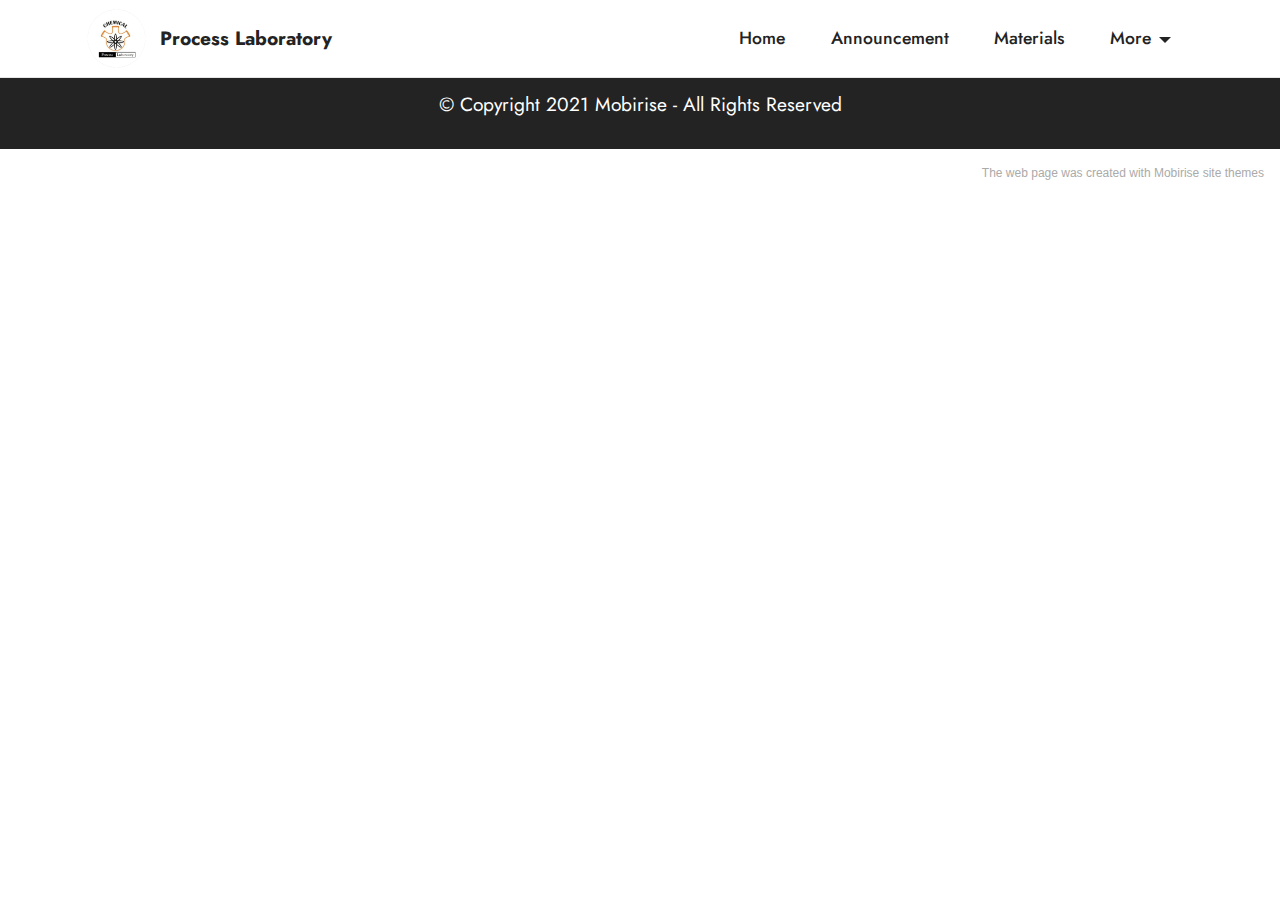
<file: page6.html>
<!DOCTYPE html>
<html  >
<head>
  <!-- Site made with Mobirise Website Builder v5.3.10, https://mobirise.com -->
  <meta charset="UTF-8">
  <meta http-equiv="X-UA-Compatible" content="IE=edge">
  <meta name="generator" content="Mobirise v5.3.10, mobirise.com">
  <meta name="viewport" content="width=device-width, initial-scale=1, minimum-scale=1">
  <link rel="shortcut icon" href="assets/images/89790-121x121.png" type="image/x-icon">
  <meta name="description" content="">
  
  
  <title>Nilai dan Poin Praktikum</title>
  <link rel="stylesheet" href="assets/tether/tether.min.css">
  <link rel="stylesheet" href="assets/bootstrap/css/bootstrap.min.css">
  <link rel="stylesheet" href="assets/bootstrap/css/bootstrap-grid.min.css">
  <link rel="stylesheet" href="assets/bootstrap/css/bootstrap-reboot.min.css">
  <link rel="stylesheet" href="assets/dropdown/css/style.css">
  <link rel="stylesheet" href="assets/socicon/css/styles.css">
  <link rel="stylesheet" href="assets/theme/css/style.css">
  <link rel="preload" href="https://fonts.googleapis.com/css?family=Jost:100,200,300,400,500,600,700,800,900,100i,200i,300i,400i,500i,600i,700i,800i,900i&display=swap" as="style" onload="this.onload=null;this.rel='stylesheet'">
  <noscript><link rel="stylesheet" href="https://fonts.googleapis.com/css?family=Jost:100,200,300,400,500,600,700,800,900,100i,200i,300i,400i,500i,600i,700i,800i,900i&display=swap"></noscript>
  <link rel="preload" as="style" href="assets/mobirise/css/mbr-additional.css"><link rel="stylesheet" href="assets/mobirise/css/mbr-additional.css" type="text/css">
  
  
  
  
</head>
<body>
  
  <section class="menu cid-s48OLK6784" once="menu" id="menu1-u">
    
    <nav class="navbar navbar-dropdown navbar-fixed-top navbar-expand-lg">
        <div class="container">
            <div class="navbar-brand">
                <span class="navbar-logo">
                    <a href="http://labproses.github.io/home">
                        <img src="assets/images/89790-121x121.png" alt="Process Laboratory" style="height: 3.8rem;">
                    </a>
                </span>
                <span class="navbar-caption-wrap"><a class="navbar-caption text-black text-primary display-7" href="http://labproses.github.io/home">Process Laboratory</a></span>
            </div>
            <button class="navbar-toggler" type="button" data-toggle="collapse" data-target="#navbarSupportedContent" aria-controls="navbarNavAltMarkup" aria-expanded="false" aria-label="Toggle navigation">
                <div class="hamburger">
                    <span></span>
                    <span></span>
                    <span></span>
                    <span></span>
                </div>
            </button>
            <div class="collapse navbar-collapse" id="navbarSupportedContent">
                <ul class="navbar-nav nav-dropdown nav-right" data-app-modern-menu="true"><li class="nav-item"><a class="nav-link link text-black text-primary display-4" href="index.html#header3-y">Home</a></li>
                    <li class="nav-item"><a class="nav-link link text-black text-primary display-4" href="index.html#content3-10">Announcement</a></li><li class="nav-item"><a class="nav-link link text-black text-primary display-4" href="page2.html#top">Materials</a></li><li class="nav-item dropdown"><a class="nav-link link text-black dropdown-toggle display-4" href="#" data-toggle="dropdown-submenu" aria-expanded="false">More</a><div class="dropdown-menu"><a class="text-black dropdown-item text-primary display-4" href="page7.html#top">Assistant Schedule</a><a class="text-black dropdown-item text-primary display-4" href="page5.html#top" aria-expanded="true">Report Format</a><a class="text-black dropdown-item text-primary display-4" href="page3.html#top" aria-expanded="false">Lecturers and Materials Distribution</a><a class="text-black dropdown-item text-primary display-4" href="page4.html#top">Rules</a><a class="text-black dropdown-item text-primary display-4" href="page6.html#top" aria-expanded="false">Score &amp; Point</a></div></li></ul>
                
                
            </div>
        </div>
    </nav>

</section>

<section class="footer7 cid-sEs0dDBpdg" once="footers" id="footer7-11">

    

    

    <div class="container">
        <div class="media-container-row align-center mbr-white">
            <div class="col-12">
                <p class="mbr-text mb-0 mbr-fonts-style display-7">
                    © Copyright 2021 Mobirise - All Rights Reserved
                </p>
            </div>
        </div>
    </div>
</section><section style="background-color: #fff; font-family: -apple-system, BlinkMacSystemFont, 'Segoe UI', 'Roboto', 'Helvetica Neue', Arial, sans-serif; color:#aaa; font-size:12px; padding: 0; align-items: center; display: flex;"><a href="https://mobirise.site/i" style="flex: 1 1; height: 3rem; padding-left: 1rem;"></a><p style="flex: 0 0 auto; margin:0; padding-right:1rem;"><a href="https://mobirise.site/q" style="color:#aaa;">The web page</a> was created with Mobirise site themes</p></section><script src="assets/web/assets/jquery/jquery.min.js"></script>  <script src="assets/popper/popper.min.js"></script>  <script src="assets/tether/tether.min.js"></script>  <script src="assets/bootstrap/js/bootstrap.min.js"></script>  <script src="assets/smoothscroll/smooth-scroll.js"></script>  <script src="assets/dropdown/js/nav-dropdown.js"></script>  <script src="assets/dropdown/js/navbar-dropdown.js"></script>  <script src="assets/touchswipe/jquery.touch-swipe.min.js"></script>  <script src="assets/theme/js/script.js"></script>  
  
  
</body>
</html>
</file>
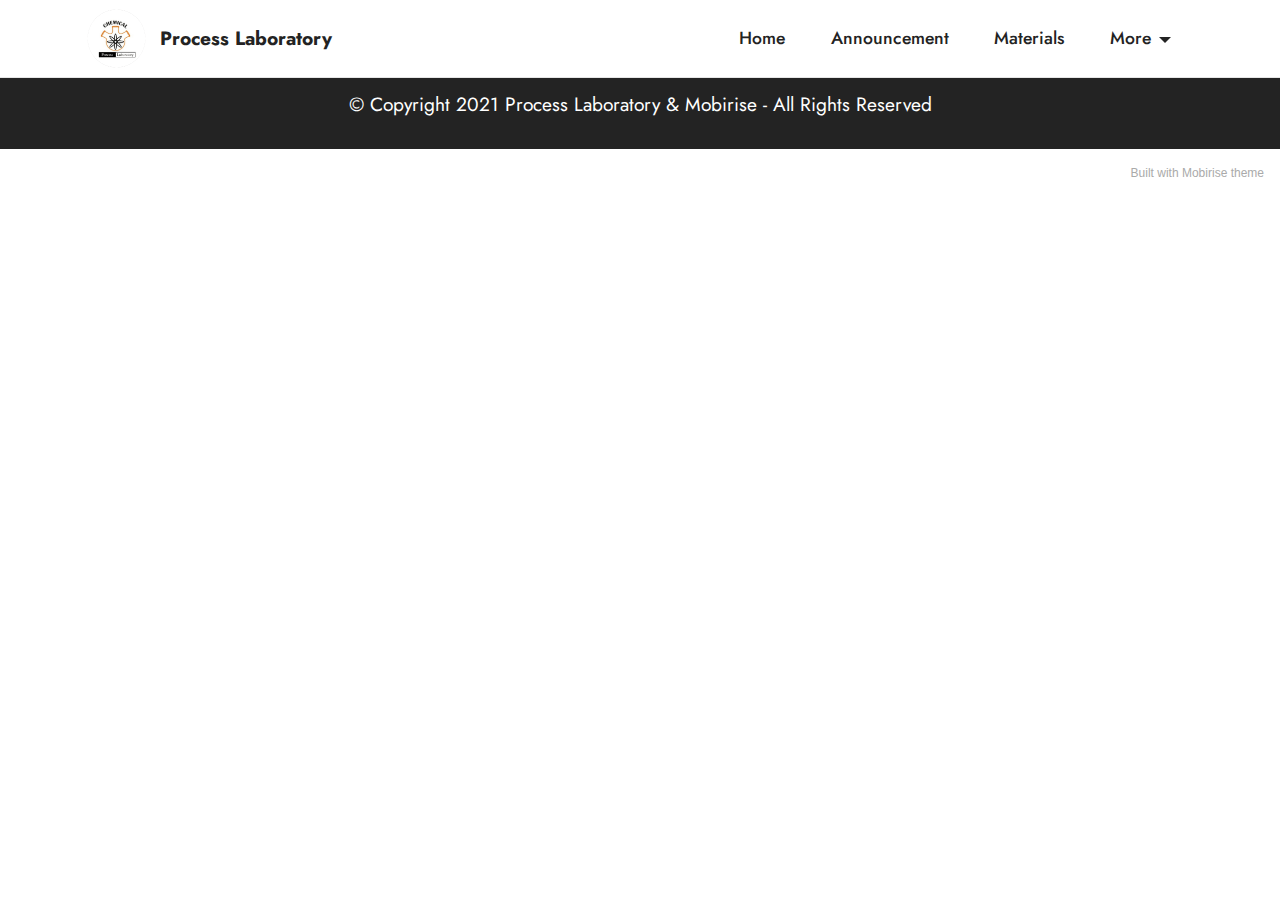
<file: page7.html>
<!DOCTYPE html>
<html  >
<head>
  <!-- Site made with Mobirise Website Builder v5.3.10, https://mobirise.com -->
  <meta charset="UTF-8">
  <meta http-equiv="X-UA-Compatible" content="IE=edge">
  <meta name="generator" content="Mobirise v5.3.10, mobirise.com">
  <meta name="viewport" content="width=device-width, initial-scale=1, minimum-scale=1">
  <link rel="shortcut icon" href="assets/images/89790-121x121.png" type="image/x-icon">
  <meta name="description" content="">
  
  
  <title>Jadwal Asisten</title>
  <link rel="stylesheet" href="assets/tether/tether.min.css">
  <link rel="stylesheet" href="assets/bootstrap/css/bootstrap.min.css">
  <link rel="stylesheet" href="assets/bootstrap/css/bootstrap-grid.min.css">
  <link rel="stylesheet" href="assets/bootstrap/css/bootstrap-reboot.min.css">
  <link rel="stylesheet" href="assets/dropdown/css/style.css">
  <link rel="stylesheet" href="assets/socicon/css/styles.css">
  <link rel="stylesheet" href="assets/theme/css/style.css">
  <link rel="preload" href="https://fonts.googleapis.com/css?family=Jost:100,200,300,400,500,600,700,800,900,100i,200i,300i,400i,500i,600i,700i,800i,900i&display=swap" as="style" onload="this.onload=null;this.rel='stylesheet'">
  <noscript><link rel="stylesheet" href="https://fonts.googleapis.com/css?family=Jost:100,200,300,400,500,600,700,800,900,100i,200i,300i,400i,500i,600i,700i,800i,900i&display=swap"></noscript>
  <link rel="preload" as="style" href="assets/mobirise/css/mbr-additional.css"><link rel="stylesheet" href="assets/mobirise/css/mbr-additional.css" type="text/css">
  
  
  
  
</head>
<body>
  
  <section class="menu cid-s48OLK6784" once="menu" id="menu1-15">
    
    <nav class="navbar navbar-dropdown navbar-fixed-top navbar-expand-lg">
        <div class="container">
            <div class="navbar-brand">
                <span class="navbar-logo">
                    <a href="http://labproses.github.io/home">
                        <img src="assets/images/89790-121x121.png" alt="Process Laboratory" style="height: 3.8rem;">
                    </a>
                </span>
                <span class="navbar-caption-wrap"><a class="navbar-caption text-black text-primary display-7" href="http://labproses.github.io/home">Process Laboratory</a></span>
            </div>
            <button class="navbar-toggler" type="button" data-toggle="collapse" data-target="#navbarSupportedContent" aria-controls="navbarNavAltMarkup" aria-expanded="false" aria-label="Toggle navigation">
                <div class="hamburger">
                    <span></span>
                    <span></span>
                    <span></span>
                    <span></span>
                </div>
            </button>
            <div class="collapse navbar-collapse" id="navbarSupportedContent">
                <ul class="navbar-nav nav-dropdown nav-right" data-app-modern-menu="true"><li class="nav-item"><a class="nav-link link text-black text-primary display-4" href="index.html#header3-y">Home</a></li>
                    <li class="nav-item"><a class="nav-link link text-black text-primary display-4" href="index.html#content3-10">Announcement</a></li><li class="nav-item"><a class="nav-link link text-black text-primary display-4" href="page2.html#top">Materials</a></li><li class="nav-item dropdown"><a class="nav-link link text-black dropdown-toggle display-4" href="#" data-toggle="dropdown-submenu" aria-expanded="false">More</a><div class="dropdown-menu"><a class="text-black dropdown-item text-primary display-4" href="page7.html#top">Assistant Schedule</a><a class="text-black dropdown-item text-primary display-4" href="page5.html#top" aria-expanded="true">Report Format</a><a class="text-black dropdown-item text-primary display-4" href="page3.html#top" aria-expanded="false">Lecturers and Materials Distribution</a><a class="text-black dropdown-item text-primary display-4" href="page4.html#top">Rules</a><a class="text-black dropdown-item text-primary display-4" href="page6.html#top" aria-expanded="false">Score &amp; Point</a></div></li></ul>
                
                
            </div>
        </div>
    </nav>

</section>

<section class="footer7 cid-sEs0dDBpdg" once="footers" id="footer7-16">

    

    

    <div class="container">
        <div class="media-container-row align-center mbr-white">
            <div class="col-12">
                <p class="mbr-text mb-0 mbr-fonts-style display-7">
                    © Copyright 2021 Process Laboratory &amp; Mobirise - All Rights Reserved
                </p>
            </div>
        </div>
    </div>
</section><section style="background-color: #fff; font-family: -apple-system, BlinkMacSystemFont, 'Segoe UI', 'Roboto', 'Helvetica Neue', Arial, sans-serif; color:#aaa; font-size:12px; padding: 0; align-items: center; display: flex;"><a href="https://mobirise.site/p" style="flex: 1 1; height: 3rem; padding-left: 1rem;"></a><p style="flex: 0 0 auto; margin:0; padding-right:1rem;">Built with <a href="https://mobirise.site/b" style="color:#aaa;">Mobirise</a> theme</p></section><script src="assets/web/assets/jquery/jquery.min.js"></script>  <script src="assets/popper/popper.min.js"></script>  <script src="assets/tether/tether.min.js"></script>  <script src="assets/bootstrap/js/bootstrap.min.js"></script>  <script src="assets/smoothscroll/smooth-scroll.js"></script>  <script src="assets/dropdown/js/nav-dropdown.js"></script>  <script src="assets/dropdown/js/navbar-dropdown.js"></script>  <script src="assets/touchswipe/jquery.touch-swipe.min.js"></script>  <script src="assets/theme/js/script.js"></script>  
  
  
</body>
</html>
</file>
<file: assets/dropdown/css/style.css>
.navbar-dropdown {
  left: 0;
  padding: 0;
  position: absolute;
  right: 0;
  top: 0;
  transition: all 0.45s ease;
  z-index: 1030;
  background: #282828; }
  .navbar-dropdown .navbar-logo {
    margin-right: 0.8rem;
    transition: margin 0.3s ease-in-out;
    vertical-align: middle; }
    .navbar-dropdown .navbar-logo img {
      height: 3.125rem;
      transition: all 0.3s ease-in-out; }
    .navbar-dropdown .navbar-logo.mbr-iconfont {
      font-size: 3.125rem;
      line-height: 3.125rem; }
  .navbar-dropdown .navbar-caption {
    font-weight: 700;
    white-space: normal;
    vertical-align: -4px;
    line-height: 3.125rem !important; }
    .navbar-dropdown .navbar-caption, .navbar-dropdown .navbar-caption:hover {
      color: inherit;
      text-decoration: none; }
  .navbar-dropdown .mbr-iconfont + .navbar-caption {
    vertical-align: -1px; }
  .navbar-dropdown.navbar-fixed-top {
    position: fixed; }
  .navbar-dropdown .navbar-brand span {
    vertical-align: -4px; }
  .navbar-dropdown.bg-color.transparent {
    background: none; }
  .navbar-dropdown.navbar-short .navbar-brand {
    padding: 0.625rem 0; }
    .navbar-dropdown.navbar-short .navbar-brand span {
      vertical-align: -1px; }
  .navbar-dropdown.navbar-short .navbar-caption {
    line-height: 2.375rem !important;
    vertical-align: -2px; }
  .navbar-dropdown.navbar-short .navbar-logo {
    margin-right: 0.5rem; }
    .navbar-dropdown.navbar-short .navbar-logo img {
      height: 2.375rem; }
    .navbar-dropdown.navbar-short .navbar-logo.mbr-iconfont {
      font-size: 2.375rem;
      line-height: 2.375rem; }
  .navbar-dropdown.navbar-short .mbr-table-cell {
    height: 3.625rem; }
  .navbar-dropdown .navbar-close {
    left: 0.6875rem;
    position: fixed;
    top: 0.75rem;
    z-index: 1000; }
  .navbar-dropdown .hamburger-icon {
    content: "";
    display: inline-block;
    vertical-align: middle;
    width: 16px;
    -webkit-box-shadow: 0 -6px 0 1px #282828,0 0 0 1px #282828,0 6px 0 1px #282828;
    -moz-box-shadow: 0 -6px 0 1px #282828,0 0 0 1px #282828,0 6px 0 1px #282828;
    box-shadow: 0 -6px 0 1px #282828,0 0 0 1px #282828,0 6px 0 1px #282828; }

.dropdown-menu .dropdown-toggle[data-toggle="dropdown-submenu"]::after {
  border-bottom: 0.35em solid transparent;
  border-left: 0.35em solid;
  border-right: 0;
  border-top: 0.35em solid transparent;
  margin-left: 0.3rem; }

.dropdown-menu .dropdown-item:focus {
  outline: 0; }

.nav-dropdown {
  font-size: 0.75rem;
  font-weight: 500;
  height: auto !important; }
  .nav-dropdown .nav-btn {
    padding-left: 1rem; }
  .nav-dropdown .link {
    margin: .667em 1.667em;
    font-weight: 500;
    padding: 0;
    transition: color .2s ease-in-out; }
    .nav-dropdown .link.dropdown-toggle {
      margin-right: 2.583em; }
      .nav-dropdown .link.dropdown-toggle::after {
        margin-left: .25rem;
        border-top: 0.35em solid;
        border-right: 0.35em solid transparent;
        border-left: 0.35em solid transparent;
        border-bottom: 0; }
      .nav-dropdown .link.dropdown-toggle[aria-expanded="true"] {
        margin: 0;
        padding: 0.667em 3.263em  0.667em 1.667em; }
  .nav-dropdown .link::after,
  .nav-dropdown .dropdown-item::after {
    color: inherit; }
  .nav-dropdown .btn {
    font-size: 0.75rem;
    font-weight: 700;
    letter-spacing: 0;
    margin-bottom: 0;
    padding-left: 1.25rem;
    padding-right: 1.25rem; }
  .nav-dropdown .dropdown-menu {
    border-radius: 0;
    border: 0;
    left: 0;
    margin: 0;
    padding-bottom: 1.25rem;
    padding-top: 1.25rem;
    position: relative; }
  .nav-dropdown .dropdown-submenu {
    margin-left: 0.125rem;
    top: 0; }
  .nav-dropdown .dropdown-item {
    font-weight: 500;
    line-height: 2;
    padding: 0.3846em 4.615em 0.3846em 1.5385em;
    position: relative;
    transition: color .2s ease-in-out, background-color .2s ease-in-out; }
    .nav-dropdown .dropdown-item::after {
      margin-top: -0.3077em;
      position: absolute;
      right: 1.1538em;
      top: 50%; }
    .nav-dropdown .dropdown-item:focus, .nav-dropdown .dropdown-item:hover {
      background: none; }

@media (max-width: 767px) {
  .nav-dropdown.navbar-toggleable-sm {
    bottom: 0;
    display: none;
    left: 0;
    overflow-x: hidden;
    position: fixed;
    top: 0;
    transform: translateX(-100%);
    -ms-transform: translateX(-100%);
    -webkit-transform: translateX(-100%);
    width: 18.75rem;
    z-index: 999; } }
.nav-dropdown.navbar-toggleable-xl {
  bottom: 0;
  display: none;
  left: 0;
  overflow-x: hidden;
  position: fixed;
  top: 0;
  transform: translateX(-100%);
  -ms-transform: translateX(-100%);
  -webkit-transform: translateX(-100%);
  width: 18.75rem;
  z-index: 999; }

.nav-dropdown-sm {
  display: block !important;
  overflow-x: hidden;
  overflow: auto;
  padding-top: 3.875rem; }
  .nav-dropdown-sm::after {
    content: "";
    display: block;
    height: 3rem;
    width: 100%; }
  .nav-dropdown-sm.collapse.in ~ .navbar-close {
    display: block !important; }
  .nav-dropdown-sm.collapsing, .nav-dropdown-sm.collapse.in {
    transform: translateX(0);
    -ms-transform: translateX(0);
    -webkit-transform: translateX(0);
    transition: all 0.25s ease-out;
    -webkit-transition: all 0.25s ease-out;
    background: #282828; }
  .nav-dropdown-sm.collapsing[aria-expanded="false"] {
    transform: translateX(-100%);
    -ms-transform: translateX(-100%);
    -webkit-transform: translateX(-100%); }
  .nav-dropdown-sm .nav-item {
    display: block;
    margin-left: 0 !important;
    padding-left: 0; }
  .nav-dropdown-sm .link,
  .nav-dropdown-sm .dropdown-item {
    border-top: 1px dotted rgba(255, 255, 255, 0.1);
    font-size: 0.8125rem;
    line-height: 1.6;
    margin: 0 !important;
    padding: 0.875rem 2.4rem 0.875rem 1.5625rem !important;
    position: relative;
    white-space: normal; }
    .nav-dropdown-sm .link:focus, .nav-dropdown-sm .link:hover,
    .nav-dropdown-sm .dropdown-item:focus,
    .nav-dropdown-sm .dropdown-item:hover {
      background: rgba(0, 0, 0, 0.2) !important;
      color: #c0a375; }
  .nav-dropdown-sm .nav-btn {
    position: relative;
    padding: 1.5625rem 1.5625rem 0 1.5625rem; }
    .nav-dropdown-sm .nav-btn::before {
      border-top: 1px dotted rgba(255, 255, 255, 0.1);
      content: "";
      left: 0;
      position: absolute;
      top: 0;
      width: 100%; }
    .nav-dropdown-sm .nav-btn + .nav-btn {
      padding-top: 0.625rem; }
      .nav-dropdown-sm .nav-btn + .nav-btn::before {
        display: none; }
  .nav-dropdown-sm .btn {
    padding: 0.625rem 0; }
  .nav-dropdown-sm .dropdown-toggle[data-toggle="dropdown-submenu"]::after {
    margin-left: .25rem;
    border-top: 0.35em solid;
    border-right: 0.35em solid transparent;
    border-left: 0.35em solid transparent;
    border-bottom: 0; }
  .nav-dropdown-sm .dropdown-toggle[data-toggle="dropdown-submenu"][aria-expanded="true"]::after {
    border-top: 0;
    border-right: 0.35em solid transparent;
    border-left: 0.35em solid transparent;
    border-bottom: 0.35em solid; }
  .nav-dropdown-sm .dropdown-menu {
    margin: 0;
    padding: 0;
    position: relative;
    top: 0;
    left: 0;
    width: 100%;
    border: 0;
    float: none;
    border-radius: 0;
    background: none; }
  .nav-dropdown-sm .dropdown-submenu {
    left: 100%;
    margin-left: 0.125rem;
    margin-top: -1.25rem;
    top: 0; }

.navbar-toggleable-sm .nav-dropdown .dropdown-menu {
  position: absolute; }

.navbar-toggleable-sm .nav-dropdown .dropdown-submenu {
  left: 100%;
  margin-left: 0.125rem;
  margin-top: -1.25rem;
  top: 0; }

.navbar-toggleable-sm.opened .nav-dropdown .dropdown-menu {
  position: relative; }

.navbar-toggleable-sm.opened .nav-dropdown .dropdown-submenu {
  left: 0;
  margin-left: 00rem;
  margin-top: 0rem;
  top: 0; }

.is-builder .nav-dropdown.collapsing {
  transition: none !important; }

/*# sourceMappingURL=style.css.map */
</file>
<file: assets/socicon/css/styles.css>
@charset "UTF-8";

@font-face {
  font-family: 'Socicon';
  src:  url('../fonts/socicon.eot');
  src:  url('../fonts/socicon.eot?#iefix') format('embedded-opentype'),
    url('../fonts/socicon.woff2') format('woff2'),
    url('../fonts/socicon.ttf') format('truetype'),
    url('../fonts/socicon.woff') format('woff'),
    url('../fonts/socicon.svg#socicon') format('svg');
  font-weight: normal;
  font-style: normal;
  font-display: swap;
}

[data-icon]:before {
  font-family: "socicon" !important;
  content: attr(data-icon);
  font-style: normal !important;
  font-weight: normal !important;
  font-variant: normal !important;
  text-transform: none !important;
  speak: none;
  line-height: 1;
  -webkit-font-smoothing: antialiased;
  -moz-osx-font-smoothing: grayscale;
}

[class^="socicon-"], [class*=" socicon-"] {
  /* use !important to prevent issues with browser extensions that change fonts */
  font-family: 'Socicon' !important;
  speak: none;
  font-style: normal;
  font-weight: normal;
  font-variant: normal;
  text-transform: none;
  line-height: 1;

  /* Better Font Rendering =========== */
  -webkit-font-smoothing: antialiased;
  -moz-osx-font-smoothing: grayscale;
}

.socicon-eitaa:before {
  content: "\e97c";
}
.socicon-soroush:before {
  content: "\e97d";
}
.socicon-bale:before {
  content: "\e97e";
}
.socicon-zazzle:before {
  content: "\e97b";
}
.socicon-society6:before {
  content: "\e97a";
}
.socicon-redbubble:before {
  content: "\e979";
}
.socicon-avvo:before {
  content: "\e978";
}
.socicon-stitcher:before {
  content: "\e977";
}
.socicon-googlehangouts:before {
  content: "\e974";
}
.socicon-dlive:before {
  content: "\e975";
}
.socicon-vsco:before {
  content: "\e976";
}
.socicon-flipboard:before {
  content: "\e973";
}
.socicon-ubuntu:before {
  content: "\e958";
}
.socicon-artstation:before {
  content: "\e959";
}
.socicon-invision:before {
  content: "\e95a";
}
.socicon-torial:before {
  content: "\e95b";
}
.socicon-collectorz:before {
  content: "\e95c";
}
.socicon-seenthis:before {
  content: "\e95d";
}
.socicon-googleplaymusic:before {
  content: "\e95e";
}
.socicon-debian:before {
  content: "\e95f";
}
.socicon-filmfreeway:before {
  content: "\e960";
}
.socicon-gnome:before {
  content: "\e961";
}
.socicon-itchio:before {
  content: "\e962";
}
.socicon-jamendo:before {
  content: "\e963";
}
.socicon-mix:before {
  content: "\e964";
}
.socicon-sharepoint:before {
  content: "\e965";
}
.socicon-tinder:before {
  content: "\e966";
}
.socicon-windguru:before {
  content: "\e967";
}
.socicon-cdbaby:before {
  content: "\e968";
}
.socicon-elementaryos:before {
  content: "\e969";
}
.socicon-stage32:before {
  content: "\e96a";
}
.socicon-tiktok:before {
  content: "\e96b";
}
.socicon-gitter:before {
  content: "\e96c";
}
.socicon-letterboxd:before {
  content: "\e96d";
}
.socicon-threema:before {
  content: "\e96e";
}
.socicon-splice:before {
  content: "\e96f";
}
.socicon-metapop:before {
  content: "\e970";
}
.socicon-naver:before {
  content: "\e971";
}
.socicon-remote:before {
  content: "\e972";
}
.socicon-internet:before {
  content: "\e957";
}
.socicon-moddb:before {
  content: "\e94b";
}
.socicon-indiedb:before {
  content: "\e94c";
}
.socicon-traxsource:before {
  content: "\e94d";
}
.socicon-gamefor:before {
  content: "\e94e";
}
.socicon-pixiv:before {
  content: "\e94f";
}
.socicon-myanimelist:before {
  content: "\e950";
}
.socicon-blackberry:before {
  content: "\e951";
}
.socicon-wickr:before {
  content: "\e952";
}
.socicon-spip:before {
  content: "\e953";
}
.socicon-napster:before {
  content: "\e954";
}
.socicon-beatport:before {
  content: "\e955";
}
.socicon-hackerone:before {
  content: "\e956";
}
.socicon-hackernews:before {
  content: "\e946";
}
.socicon-smashwords:before {
  content: "\e947";
}
.socicon-kobo:before {
  content: "\e948";
}
.socicon-bookbub:before {
  content: "\e949";
}
.socicon-mailru:before {
  content: "\e94a";
}
.socicon-gitlab:before {
  content: "\e945";
}
.socicon-instructables:before {
  content: "\e944";
}
.socicon-portfolio:before {
  content: "\e943";
}
.socicon-codered:before {
  content: "\e940";
}
.socicon-origin:before {
  content: "\e941";
}
.socicon-nextdoor:before {
  content: "\e942";
}
.socicon-udemy:before {
  content: "\e93f";
}
.socicon-livemaster:before {
  content: "\e93e";
}
.socicon-crunchbase:before {
  content: "\e93b";
}
.socicon-homefy:before {
  content: "\e93c";
}
.socicon-calendly:before {
  content: "\e93d";
}
.socicon-realtor:before {
  content: "\e90f";
}
.socicon-tidal:before {
  content: "\e910";
}
.socicon-qobuz:before {
  content: "\e911";
}
.socicon-natgeo:before {
  content: "\e912";
}
.socicon-mastodon:before {
  content: "\e913";
}
.socicon-unsplash:before {
  content: "\e914";
}
.socicon-homeadvisor:before {
  content: "\e915";
}
.socicon-angieslist:before {
  content: "\e916";
}
.socicon-codepen:before {
  content: "\e917";
}
.socicon-slack:before {
  content: "\e918";
}
.socicon-openaigym:before {
  content: "\e919";
}
.socicon-logmein:before {
  content: "\e91a";
}
.socicon-fiverr:before {
  content: "\e91b";
}
.socicon-gotomeeting:before {
  content: "\e91c";
}
.socicon-aliexpress:before {
  content: "\e91d";
}
.socicon-guru:before {
  content: "\e91e";
}
.socicon-appstore:before {
  content: "\e91f";
}
.socicon-homes:before {
  content: "\e920";
}
.socicon-zoom:before {
  content: "\e921";
}
.socicon-alibaba:before {
  content: "\e922";
}
.socicon-craigslist:before {
  content: "\e923";
}
.socicon-wix:before {
  content: "\e924";
}
.socicon-redfin:before {
  content: "\e925";
}
.socicon-googlecalendar:before {
  content: "\e926";
}
.socicon-shopify:before {
  content: "\e927";
}
.socicon-freelancer:before {
  content: "\e928";
}
.socicon-seedrs:before {
  content: "\e929";
}
.socicon-bing:before {
  content: "\e92a";
}
.socicon-doodle:before {
  content: "\e92b";
}
.socicon-bonanza:before {
  content: "\e92c";
}
.socicon-squarespace:before {
  content: "\e92d";
}
.socicon-toptal:before {
  content: "\e92e";
}
.socicon-gust:before {
  content: "\e92f";
}
.socicon-ask:before {
  content: "\e930";
}
.socicon-trulia:before {
  content: "\e931";
}
.socicon-loomly:before {
  content: "\e932";
}
.socicon-ghost:before {
  content: "\e933";
}
.socicon-upwork:before {
  content: "\e934";
}
.socicon-fundable:before {
  content: "\e935";
}
.socicon-booking:before {
  content: "\e936";
}
.socicon-googlemaps:before {
  content: "\e937";
}
.socicon-zillow:before {
  content: "\e938";
}
.socicon-niconico:before {
  content: "\e939";
}
.socicon-toneden:before {
  content: "\e93a";
}
.socicon-augment:before {
  content: "\e908";
}
.socicon-bitbucket:before {
  content: "\e909";
}
.socicon-fyuse:before {
  content: "\e90a";
}
.socicon-yt-gaming:before {
  content: "\e90b";
}
.socicon-sketchfab:before {
  content: "\e90c";
}
.socicon-mobcrush:before {
  content: "\e90d";
}
.socicon-microsoft:before {
  content: "\e90e";
}
.socicon-pandora:before {
  content: "\e907";
}
.socicon-messenger:before {
  content: "\e906";
}
.socicon-gamewisp:before {
  content: "\e905";
}
.socicon-bloglovin:before {
  content: "\e904";
}
.socicon-tunein:before {
  content: "\e903";
}
.socicon-gamejolt:before {
  content: "\e901";
}
.socicon-trello:before {
  content: "\e902";
}
.socicon-spreadshirt:before {
  content: "\e900";
}
.socicon-500px:before {
  content: "\e000";
}
.socicon-8tracks:before {
  content: "\e001";
}
.socicon-airbnb:before {
  content: "\e002";
}
.socicon-alliance:before {
  content: "\e003";
}
.socicon-amazon:before {
  content: "\e004";
}
.socicon-amplement:before {
  content: "\e005";
}
.socicon-android:before {
  content: "\e006";
}
.socicon-angellist:before {
  content: "\e007";
}
.socicon-apple:before {
  content: "\e008";
}
.socicon-appnet:before {
  content: "\e009";
}
.socicon-baidu:before {
  content: "\e00a";
}
.socicon-bandcamp:before {
  content: "\e00b";
}
.socicon-battlenet:before {
  content: "\e00c";
}
.socicon-mixer:before {
  content: "\e00d";
}
.socicon-bebee:before {
  content: "\e00e";
}
.socicon-bebo:before {
  content: "\e00f";
}
.socicon-behance:before {
  content: "\e010";
}
.socicon-blizzard:before {
  content: "\e011";
}
.socicon-blogger:before {
  content: "\e012";
}
.socicon-buffer:before {
  content: "\e013";
}
.socicon-chrome:before {
  content: "\e014";
}
.socicon-coderwall:before {
  content: "\e015";
}
.socicon-curse:before {
  content: "\e016";
}
.socicon-dailymotion:before {
  content: "\e017";
}
.socicon-deezer:before {
  content: "\e018";
}
.socicon-delicious:before {
  content: "\e019";
}
.socicon-deviantart:before {
  content: "\e01a";
}
.socicon-diablo:before {
  content: "\e01b";
}
.socicon-digg:before {
  content: "\e01c";
}
.socicon-discord:before {
  content: "\e01d";
}
.socicon-disqus:before {
  content: "\e01e";
}
.socicon-douban:before {
  content: "\e01f";
}
.socicon-draugiem:before {
  content: "\e020";
}
.socicon-dribbble:before {
  content: "\e021";
}
.socicon-drupal:before {
  content: "\e022";
}
.socicon-ebay:before {
  content: "\e023";
}
.socicon-ello:before {
  content: "\e024";
}
.socicon-endomodo:before {
  content: "\e025";
}
.socicon-envato:before {
  content: "\e026";
}
.socicon-etsy:before {
  content: "\e027";
}
.socicon-facebook:before {
  content: "\e028";
}
.socicon-feedburner:before {
  content: "\e029";
}
.socicon-filmweb:before {
  content: "\e02a";
}
.socicon-firefox:before {
  content: "\e02b";
}
.socicon-flattr:before {
  content: "\e02c";
}
.socicon-flickr:before {
  content: "\e02d";
}
.socicon-formulr:before {
  content: "\e02e";
}
.socicon-forrst:before {
  content: "\e02f";
}
.socicon-foursquare:before {
  content: "\e030";
}
.socicon-friendfeed:before {
  content: "\e031";
}
.socicon-github:before {
  content: "\e032";
}
.socicon-goodreads:before {
  content: "\e033";
}
.socicon-google:before {
  content: "\e034";
}
.socicon-googlescholar:before {
  content: "\e035";
}
.socicon-googlegroups:before {
  content: "\e036";
}
.socicon-googlephotos:before {
  content: "\e037";
}
.socicon-googleplus:before {
  content: "\e038";
}
.socicon-grooveshark:before {
  content: "\e039";
}
.socicon-hackerrank:before {
  content: "\e03a";
}
.socicon-hearthstone:before {
  content: "\e03b";
}
.socicon-hellocoton:before {
  content: "\e03c";
}
.socicon-heroes:before {
  content: "\e03d";
}
.socicon-smashcast:before {
  content: "\e03e";
}
.socicon-horde:before {
  content: "\e03f";
}
.socicon-houzz:before {
  content: "\e040";
}
.socicon-icq:before {
  content: "\e041";
}
.socicon-identica:before {
  content: "\e042";
}
.socicon-imdb:before {
  content: "\e043";
}
.socicon-instagram:before {
  content: "\e044";
}
.socicon-issuu:before {
  content: "\e045";
}
.socicon-istock:before {
  content: "\e046";
}
.socicon-itunes:before {
  content: "\e047";
}
.socicon-keybase:before {
  content: "\e048";
}
.socicon-lanyrd:before {
  content: "\e049";
}
.socicon-lastfm:before {
  content: "\e04a";
}
.socicon-line:before {
  content: "\e04b";
}
.socicon-linkedin:before {
  content: "\e04c";
}
.socicon-livejournal:before {
  content: "\e04d";
}
.socicon-lyft:before {
  content: "\e04e";
}
.socicon-macos:before {
  content: "\e04f";
}
.socicon-mail:before {
  content: "\e050";
}
.socicon-medium:before {
  content: "\e051";
}
.socicon-meetup:before {
  content: "\e052";
}
.socicon-mixcloud:before {
  content: "\e053";
}
.socicon-modelmayhem:before {
  content: "\e054";
}
.socicon-mumble:before {
  content: "\e055";
}
.socicon-myspace:before {
  content: "\e056";
}
.socicon-newsvine:before {
  content: "\e057";
}
.socicon-nintendo:before {
  content: "\e058";
}
.socicon-npm:before {
  content: "\e059";
}
.socicon-odnoklassniki:before {
  content: "\e05a";
}
.socicon-openid:before {
  content: "\e05b";
}
.socicon-opera:before {
  content: "\e05c";
}
.socicon-outlook:before {
  content: "\e05d";
}
.socicon-overwatch:before {
  content: "\e05e";
}
.socicon-patreon:before {
  content: "\e05f";
}
.socicon-paypal:before {
  content: "\e060";
}
.socicon-periscope:before {
  content: "\e061";
}
.socicon-persona:before {
  content: "\e062";
}
.socicon-pinterest:before {
  content: "\e063";
}
.socicon-play:before {
  content: "\e064";
}
.socicon-player:before {
  content: "\e065";
}
.socicon-playstation:before {
  content: "\e066";
}
.socicon-pocket:before {
  content: "\e067";
}
.socicon-qq:before {
  content: "\e068";
}
.socicon-quora:before {
  content: "\e069";
}
.socicon-raidcall:before {
  content: "\e06a";
}
.socicon-ravelry:before {
  content: "\e06b";
}
.socicon-reddit:before {
  content: "\e06c";
}
.socicon-renren:before {
  content: "\e06d";
}
.socicon-researchgate:before {
  content: "\e06e";
}
.socicon-residentadvisor:before {
  content: "\e06f";
}
.socicon-reverbnation:before {
  content: "\e070";
}
.socicon-rss:before {
  content: "\e071";
}
.socicon-sharethis:before {
  content: "\e072";
}
.socicon-skype:before {
  content: "\e073";
}
.socicon-slideshare:before {
  content: "\e074";
}
.socicon-smugmug:before {
  content: "\e075";
}
.socicon-snapchat:before {
  content: "\e076";
}
.socicon-songkick:before {
  content: "\e077";
}
.socicon-soundcloud:before {
  content: "\e078";
}
.socicon-spotify:before {
  content: "\e079";
}
.socicon-stackexchange:before {
  content: "\e07a";
}
.socicon-stackoverflow:before {
  content: "\e07b";
}
.socicon-starcraft:before {
  content: "\e07c";
}
.socicon-stayfriends:before {
  content: "\e07d";
}
.socicon-steam:before {
  content: "\e07e";
}
.socicon-storehouse:before {
  content: "\e07f";
}
.socicon-strava:before {
  content: "\e080";
}
.socicon-streamjar:before {
  content: "\e081";
}
.socicon-stumbleupon:before {
  content: "\e082";
}
.socicon-swarm:before {
  content: "\e083";
}
.socicon-teamspeak:before {
  content: "\e084";
}
.socicon-teamviewer:before {
  content: "\e085";
}
.socicon-technorati:before {
  content: "\e086";
}
.socicon-telegram:before {
  content: "\e087";
}
.socicon-tripadvisor:before {
  content: "\e088";
}
.socicon-tripit:before {
  content: "\e089";
}
.socicon-triplej:before {
  content: "\e08a";
}
.socicon-tumblr:before {
  content: "\e08b";
}
.socicon-twitch:before {
  content: "\e08c";
}
.socicon-twitter:before {
  content: "\e08d";
}
.socicon-uber:before {
  content: "\e08e";
}
.socicon-ventrilo:before {
  content: "\e08f";
}
.socicon-viadeo:before {
  content: "\e090";
}
.socicon-viber:before {
  content: "\e091";
}
.socicon-viewbug:before {
  content: "\e092";
}
.socicon-vimeo:before {
  content: "\e093";
}
.socicon-vine:before {
  content: "\e094";
}
.socicon-vkontakte:before {
  content: "\e095";
}
.socicon-warcraft:before {
  content: "\e096";
}
.socicon-wechat:before {
  content: "\e097";
}
.socicon-weibo:before {
  content: "\e098";
}
.socicon-whatsapp:before {
  content: "\e099";
}
.socicon-wikipedia:before {
  content: "\e09a";
}
.socicon-windows:before {
  content: "\e09b";
}
.socicon-wordpress:before {
  content: "\e09c";
}
.socicon-wykop:before {
  content: "\e09d";
}
.socicon-xbox:before {
  content: "\e09e";
}
.socicon-xing:before {
  content: "\e09f";
}
.socicon-yahoo:before {
  content: "\e0a0";
}
.socicon-yammer:before {
  content: "\e0a1";
}
.socicon-yandex:before {
  content: "\e0a2";
}
.socicon-yelp:before {
  content: "\e0a3";
}
.socicon-younow:before {
  content: "\e0a4";
}
.socicon-youtube:before {
  content: "\e0a5";
}
.socicon-zapier:before {
  content: "\e0a6";
}
.socicon-zerply:before {
  content: "\e0a7";
}
.socicon-zomato:before {
  content: "\e0a8";
}
.socicon-zynga:before {
  content: "\e0a9";
}
</file>
<file: assets/theme/css/style.css>
@charset "UTF-8";
section {
  background-color: #ffffff;
}

body {
  font-style: normal;
  line-height: 1.5;
  font-weight: 400;
  color: #232323;
  position: relative;
}

section,
.container,
.container-fluid {
  position: relative;
  word-wrap: break-word;
}

a.mbr-iconfont:hover {
  text-decoration: none;
}

.article .lead p,
.article .lead ul,
.article .lead ol,
.article .lead pre,
.article .lead blockquote {
  margin-bottom: 0;
}

a {
  font-style: normal;
  font-weight: 400;
  cursor: pointer;
}
a, a:hover {
  text-decoration: none;
}

.mbr-section-title {
  font-style: normal;
  line-height: 1.3;
}

.mbr-section-subtitle {
  line-height: 1.3;
}

.mbr-text {
  font-style: normal;
  line-height: 1.7;
}

h1,
h2,
h3,
h4,
h5,
h6,
.display-1,
.display-2,
.display-4,
.display-5,
.display-7,
span,
p,
a {
  line-height: 1;
  word-break: break-word;
  word-wrap: break-word;
  font-weight: 400;
}

b,
strong {
  font-weight: bold;
}

input:-webkit-autofill, input:-webkit-autofill:hover, input:-webkit-autofill:focus, input:-webkit-autofill:active {
  transition-delay: 9999s;
  -webkit-transition-property: background-color, color;
  transition-property: background-color, color;
}

textarea[type=hidden] {
  display: none;
}

section {
  background-position: 50% 50%;
  background-repeat: no-repeat;
  background-size: cover;
}
section .mbr-background-video,
section .mbr-background-video-preview {
  position: absolute;
  bottom: 0;
  left: 0;
  right: 0;
  top: 0;
}

.hidden {
  visibility: hidden;
}

.mbr-z-index20 {
  z-index: 20;
}

/*! Base colors */
.mbr-white {
  color: #ffffff;
}

.mbr-black {
  color: #111111;
}

.mbr-bg-white {
  background-color: #ffffff;
}

.mbr-bg-black {
  background-color: #000000;
}

/*! Text-aligns */
.align-left {
  text-align: left;
}

.align-center {
  text-align: center;
}

.align-right {
  text-align: right;
}

/*! Font-weight  */
.mbr-light {
  font-weight: 300;
}

.mbr-regular {
  font-weight: 400;
}

.mbr-semibold {
  font-weight: 500;
}

.mbr-bold {
  font-weight: 700;
}

/*! Media  */
.media-content {
  flex-basis: 100%;
}

.media-container-row {
  display: flex;
  flex-direction: row;
  flex-wrap: wrap;
  justify-content: center;
  align-content: center;
  align-items: start;
}
.media-container-row .media-size-item {
  width: 400px;
}

.media-container-column {
  display: flex;
  flex-direction: column;
  flex-wrap: wrap;
  justify-content: center;
  align-content: center;
  align-items: stretch;
}
.media-container-column > * {
  width: 100%;
}

@media (min-width: 992px) {
  .media-container-row {
    flex-wrap: nowrap;
  }
}
figure {
  margin-bottom: 0;
  overflow: hidden;
}

figure[mbr-media-size] {
  transition: width 0.1s;
}

img,
iframe {
  display: block;
  width: 100%;
}

.card {
  background-color: transparent;
  border: none;
}

.card-box {
  width: 100%;
}

.card-img {
  text-align: center;
  flex-shrink: 0;
  -webkit-flex-shrink: 0;
}

.media {
  max-width: 100%;
  margin: 0 auto;
}

.mbr-figure {
  align-self: center;
}

.media-container > div {
  max-width: 100%;
}

.mbr-figure img,
.card-img img {
  width: 100%;
}

@media (max-width: 991px) {
  .media-size-item {
    width: auto !important;
  }

  .media {
    width: auto;
  }

  .mbr-figure {
    width: 100% !important;
  }
}
/*! Buttons */
.mbr-section-btn {
  margin-left: -0.6rem;
  margin-right: -0.6rem;
  font-size: 0;
}

.btn {
  font-weight: 600;
  border-width: 1px;
  font-style: normal;
  margin: 0.6rem 0.6rem;
  white-space: normal;
  transition: all 0.2s ease-in-out;
  display: inline-flex;
  align-items: center;
  justify-content: center;
  word-break: break-word;
}

.btn-sm {
  font-weight: 600;
  letter-spacing: 0px;
  transition: all 0.3s ease-in-out;
}

.btn-md {
  font-weight: 600;
  letter-spacing: 0px;
  transition: all 0.3s ease-in-out;
}

.btn-lg {
  font-weight: 600;
  letter-spacing: 0px;
  transition: all 0.3s ease-in-out;
}

.btn-form {
  margin: 0;
}
.btn-form:hover {
  cursor: pointer;
}

nav .mbr-section-btn {
  margin-left: 0rem;
  margin-right: 0rem;
}

/*! Btn icon margin */
.btn .mbr-iconfont,
.btn.btn-sm .mbr-iconfont {
  order: 1;
  cursor: pointer;
  margin-left: 0.5rem;
  vertical-align: sub;
}

.btn.btn-md .mbr-iconfont,
.btn.btn-md .mbr-iconfont {
  margin-left: 0.8rem;
}

.mbr-regular {
  font-weight: 400;
}

.mbr-semibold {
  font-weight: 500;
}

.mbr-bold {
  font-weight: 700;
}

[type=submit] {
  -webkit-appearance: none;
}

/*! Full-screen */
.mbr-fullscreen .mbr-overlay {
  min-height: 100vh;
}

.mbr-fullscreen {
  display: flex;
  display: -moz-flex;
  display: -ms-flex;
  display: -o-flex;
  align-items: center;
  min-height: 100vh;
  padding-top: 3rem;
  padding-bottom: 3rem;
}

/*! Map */
.map {
  height: 25rem;
  position: relative;
}
.map iframe {
  width: 100%;
  height: 100%;
}

/*! Scroll to top arrow */
.mbr-arrow-up {
  bottom: 25px;
  right: 90px;
  position: fixed;
  text-align: right;
  z-index: 5000;
  color: #ffffff;
  font-size: 22px;
}

.mbr-arrow-up a {
  background: rgba(0, 0, 0, 0.2);
  border-radius: 50%;
  color: #fff;
  display: inline-block;
  height: 60px;
  width: 60px;
  border: 2px solid #fff;
  outline-style: none !important;
  position: relative;
  text-decoration: none;
  transition: all 0.3s ease-in-out;
  cursor: pointer;
  text-align: center;
}
.mbr-arrow-up a:hover {
  background-color: rgba(0, 0, 0, 0.4);
}
.mbr-arrow-up a i {
  line-height: 60px;
}

.mbr-arrow-up-icon {
  display: block;
  color: #fff;
}

.mbr-arrow-up-icon::before {
  content: "›";
  display: inline-block;
  font-family: serif;
  font-size: 22px;
  line-height: 1;
  font-style: normal;
  position: relative;
  top: 6px;
  left: -4px;
  transform: rotate(-90deg);
}

/*! Arrow Down */
.mbr-arrow {
  position: absolute;
  bottom: 45px;
  left: 50%;
  width: 60px;
  height: 60px;
  cursor: pointer;
  background-color: rgba(80, 80, 80, 0.5);
  border-radius: 50%;
  transform: translateX(-50%);
}
@media (max-width: 767px) {
  .mbr-arrow {
    display: none;
  }
}
.mbr-arrow > a {
  display: inline-block;
  text-decoration: none;
  outline-style: none;
  -webkit-animation: arrowdown 1.7s ease-in-out infinite;
          animation: arrowdown 1.7s ease-in-out infinite;
  color: #ffffff;
}
.mbr-arrow > a > i {
  position: absolute;
  top: -2px;
  left: 15px;
  font-size: 2rem;
}

#scrollToTop a i::before {
  content: "";
  position: absolute;
  display: block;
  border-bottom: 2.5px solid #fff;
  border-left: 2.5px solid #fff;
  width: 27.8%;
  height: 27.8%;
  left: 50%;
  top: 51%;
  transform: translateY(-30%) translateX(-50%) rotate(135deg);
}

@keyframes arrowdown {
  0% {
    transform: translateY(0px);
  }
  50% {
    transform: translateY(-5px);
  }
  100% {
    transform: translateY(0px);
  }
}
@-webkit-keyframes arrowdown {
  0% {
    transform: translateY(0px);
  }
  50% {
    transform: translateY(-5px);
  }
  100% {
    transform: translateY(0px);
  }
}
@media (max-width: 500px) {
  .mbr-arrow-up {
    left: 0;
    right: 0;
    text-align: center;
  }
}
/*Gradients animation*/
@keyframes gradient-animation {
  from {
    background-position: 0% 100%;
    -webkit-animation-timing-function: ease-in-out;
            animation-timing-function: ease-in-out;
  }
  to {
    background-position: 100% 0%;
    -webkit-animation-timing-function: ease-in-out;
            animation-timing-function: ease-in-out;
  }
}
@-webkit-keyframes gradient-animation {
  from {
    background-position: 0% 100%;
    -webkit-animation-timing-function: ease-in-out;
            animation-timing-function: ease-in-out;
  }
  to {
    background-position: 100% 0%;
    -webkit-animation-timing-function: ease-in-out;
            animation-timing-function: ease-in-out;
  }
}
.bg-gradient {
  background-size: 200% 200%;
  animation: gradient-animation 5s infinite alternate;
  -webkit-animation: gradient-animation 5s infinite alternate;
}

.menu .navbar-brand {
  display: -webkit-flex;
}
.menu .navbar-brand span {
  display: flex;
  display: -webkit-flex;
}
.menu .navbar-brand .navbar-caption-wrap {
  display: -webkit-flex;
}
.menu .navbar-brand .navbar-logo img {
  display: -webkit-flex;
  width: auto;
}
@media (min-width: 768px) and (max-width: 991px) {
  .menu .navbar-toggleable-sm .navbar-nav {
    display: -ms-flexbox;
  }
}
@media (max-width: 991px) {
  .menu .navbar-collapse {
    max-height: 93.5vh;
  }
  .menu .navbar-collapse.show {
    overflow: auto;
  }
}
@media (min-width: 992px) {
  .menu .navbar-nav.nav-dropdown {
    display: -webkit-flex;
  }
  .menu .navbar-toggleable-sm .navbar-collapse {
    display: -webkit-flex !important;
  }
  .menu .collapsed .navbar-collapse {
    max-height: 93.5vh;
  }
  .menu .collapsed .navbar-collapse.show {
    overflow: auto;
  }
}
@media (max-width: 767px) {
  .menu .navbar-collapse {
    max-height: 80vh;
  }
}

.nav-link .mbr-iconfont {
  margin-right: 0.5rem;
}

.navbar {
  display: -webkit-flex;
  -webkit-flex-wrap: wrap;
  -webkit-align-items: center;
  -webkit-justify-content: space-between;
}

.navbar-collapse {
  -webkit-flex-basis: 100%;
  -webkit-flex-grow: 1;
  -webkit-align-items: center;
}

.nav-dropdown .link {
  padding: 0.667em 1.667em !important;
  margin: 0 !important;
}

.nav {
  display: -webkit-flex;
  -webkit-flex-wrap: wrap;
}

.row {
  display: -webkit-flex;
  -webkit-flex-wrap: wrap;
}

.justify-content-center {
  -webkit-justify-content: center;
}

.form-inline {
  display: -webkit-flex;
}

.card-wrapper {
  -webkit-flex: 1;
}

.carousel-control {
  z-index: 10;
  display: -webkit-flex;
}

.carousel-controls {
  display: -webkit-flex;
}

.media {
  display: -webkit-flex;
}

.form-group:focus {
  outline: none;
}

.jq-selectbox__select {
  padding: 7px 0;
  position: relative;
}

.jq-selectbox__dropdown {
  overflow: hidden;
  border-radius: 10px;
  position: absolute;
  top: 100%;
  left: 0 !important;
  width: 100% !important;
}

.jq-selectbox__trigger-arrow {
  right: 0;
  transform: translateY(-50%);
}

.jq-selectbox li {
  padding: 1.07em 0.5em;
}

input[type=range] {
  padding-left: 0 !important;
  padding-right: 0 !important;
}

.modal-dialog,
.modal-content {
  height: 100%;
}

.modal-dialog .carousel-inner {
  height: calc(100vh - 1.75rem);
}
@media (max-width: 575px) {
  .modal-dialog .carousel-inner {
    height: calc(100vh - 1rem);
  }
}

.carousel-item {
  text-align: center;
}

.carousel-item img {
  margin: auto;
}

.navbar-toggler {
  align-self: flex-start;
  padding: 0.25rem 0.75rem;
  font-size: 1.25rem;
  line-height: 1;
  background: transparent;
  border: 1px solid transparent;
  border-radius: 0.25rem;
}

.navbar-toggler:focus,
.navbar-toggler:hover {
  text-decoration: none;
}

.navbar-toggler-icon {
  display: inline-block;
  width: 1.5em;
  height: 1.5em;
  vertical-align: middle;
  content: "";
  background: no-repeat center center;
  background-size: 100% 100%;
}

.navbar-toggler-left {
  position: absolute;
  left: 1rem;
}

.navbar-toggler-right {
  position: absolute;
  right: 1rem;
}

.card-img {
  width: auto;
}

.menu .navbar.collapsed:not(.beta-menu) {
  flex-direction: column;
}

.carousel-item.active,
.carousel-item-next,
.carousel-item-prev {
  display: flex;
}

.note-air-layout .dropup .dropdown-menu,
.note-air-layout .navbar-fixed-bottom .dropdown .dropdown-menu {
  bottom: initial !important;
}

html,
body {
  height: auto;
  min-height: 100vh;
}

.dropup .dropdown-toggle::after {
  display: none;
}

.form-asterisk {
  font-family: initial;
  position: absolute;
  top: -2px;
  font-weight: normal;
}

.form-control-label {
  position: relative;
  cursor: pointer;
  margin-bottom: 0.357em;
  padding: 0;
}

.alert {
  color: #ffffff;
  border-radius: 0;
  border: 0;
  font-size: 1.1rem;
  line-height: 1.5;
  margin-bottom: 1.875rem;
  padding: 1.25rem;
  position: relative;
  text-align: center;
}
.alert.alert-form::after {
  background-color: inherit;
  bottom: -7px;
  content: "";
  display: block;
  height: 14px;
  left: 50%;
  margin-left: -7px;
  position: absolute;
  transform: rotate(45deg);
  width: 14px;
}

.form-control {
  background-color: #ffffff;
  background-clip: border-box;
  color: #232323;
  line-height: 1rem !important;
  height: auto;
  padding: 0.6rem 1.2rem;
  transition: border-color 0.25s ease 0s;
  border: 1px solid transparent !important;
  border-radius: 4px;
  box-shadow: rgba(0, 0, 0, 0.07) 0px 1px 1px 0px, rgba(0, 0, 0, 0.07) 0px 1px 3px 0px, rgba(0, 0, 0, 0.03) 0px 0px 0px 1px;
}
.form-active .form-control:invalid {
  border-color: red;
}

form .row {
  margin-left: -0.6rem;
  margin-right: -0.6rem;
}
form .row [class*=col] {
  padding-left: 0.6rem;
  padding-right: 0.6rem;
}

form .mbr-section-btn {
  margin: 0;
  padding-left: 0.6rem;
  padding-right: 0.6rem;
}

form .btn {
  display: flex;
  padding: 0.6rem 1.2rem;
  margin: 0;
}

form .form-check-input {
  margin-top: 0.5;
}

textarea.form-control {
  line-height: 1.5rem !important;
}

.form-group {
  margin-bottom: 1.2rem;
}

.form-control,
form .btn {
  min-height: 48px;
}

.gdpr-block label span.textGDPR input[name=gdpr] {
  top: 7px;
}

.form-control:focus {
  box-shadow: none;
}

:focus {
  outline: none;
}

.mbr-overlay {
  background-color: #000;
  bottom: 0;
  left: 0;
  opacity: 0.5;
  position: absolute;
  right: 0;
  top: 0;
  z-index: 0;
  pointer-events: none;
}

blockquote {
  font-style: italic;
  padding: 3rem;
  font-size: 1.09rem;
  position: relative;
  border-left: 3px solid;
}

ul,
ol,
pre,
blockquote {
  margin-bottom: 2.3125rem;
}

.mt-4 {
  margin-top: 2rem !important;
}

.mb-4 {
  margin-bottom: 2rem !important;
}

@media (min-width: 992px) {
  .container {
    padding-left: 16px;
    padding-right: 16px;
  }

  .row {
    margin-left: -16px;
    margin-right: -16px;
  }
  .row > [class*=col] {
    padding-left: 16px;
    padding-right: 16px;
  }
}
@media (min-width: 768px) {
  .container-fluid {
    padding-left: 32px;
    padding-right: 32px;
  }
}
@media (min-width: 768px) and (max-width: 991px) {
  .mbr-container {
    padding-left: 32px;
    padding-right: 32px;
  }
}
@media (max-width: 767px) {
  .mbr-container {
    padding-left: 16px;
    padding-right: 16px;
  }
}
.card-wrapper,
.item-wrapper {
  overflow: hidden;
}

.app-video-wrapper > img {
  opacity: 1;
}.engine {
	position: absolute;
	text-indent: -2400px;
	text-align: center;
	padding: 0;
	top: 0;
	left: -2400px;
}
</file>
<file: assets/mobirise/css/mbr-additional.css>
body {
  font-family: Jost;
}
.display-1 {
  font-family: 'Jost', sans-serif;
  font-size: 4.6rem;
  line-height: 1.1;
}
.display-1 > .mbr-iconfont {
  font-size: 5.75rem;
}
.display-2 {
  font-family: 'Jost', sans-serif;
  font-size: 3rem;
  line-height: 1.1;
}
.display-2 > .mbr-iconfont {
  font-size: 3.75rem;
}
.display-4 {
  font-family: 'Jost', sans-serif;
  font-size: 1.1rem;
  line-height: 1.5;
}
.display-4 > .mbr-iconfont {
  font-size: 1.375rem;
}
.display-5 {
  font-family: 'Jost', sans-serif;
  font-size: 2.2rem;
  line-height: 1.5;
}
.display-5 > .mbr-iconfont {
  font-size: 2.75rem;
}
.display-7 {
  font-family: 'Jost', sans-serif;
  font-size: 1.2rem;
  line-height: 1.5;
}
.display-7 > .mbr-iconfont {
  font-size: 1.5rem;
}
/* ---- Fluid typography for mobile devices ---- */
/* 1.4 - font scale ratio ( bootstrap == 1.42857 ) */
/* 100vw - current viewport width */
/* (48 - 20)  48 == 48rem == 768px, 20 == 20rem == 320px(minimal supported viewport) */
/* 0.65 - min scale variable, may vary */
@media (max-width: 992px) {
  .display-1 {
    font-size: 3.68rem;
  }
}
@media (max-width: 768px) {
  .display-1 {
    font-size: 3.22rem;
    font-size: calc( 2.26rem + (4.6 - 2.26) * ((100vw - 20rem) / (48 - 20)));
    line-height: calc( 1.1 * (2.26rem + (4.6 - 2.26) * ((100vw - 20rem) / (48 - 20))));
  }
  .display-2 {
    font-size: 2.4rem;
    font-size: calc( 1.7rem + (3 - 1.7) * ((100vw - 20rem) / (48 - 20)));
    line-height: calc( 1.3 * (1.7rem + (3 - 1.7) * ((100vw - 20rem) / (48 - 20))));
  }
  .display-4 {
    font-size: 0.88rem;
    font-size: calc( 1.0350000000000001rem + (1.1 - 1.0350000000000001) * ((100vw - 20rem) / (48 - 20)));
    line-height: calc( 1.4 * (1.0350000000000001rem + (1.1 - 1.0350000000000001) * ((100vw - 20rem) / (48 - 20))));
  }
  .display-5 {
    font-size: 1.76rem;
    font-size: calc( 1.42rem + (2.2 - 1.42) * ((100vw - 20rem) / (48 - 20)));
    line-height: calc( 1.4 * (1.42rem + (2.2 - 1.42) * ((100vw - 20rem) / (48 - 20))));
  }
  .display-7 {
    font-size: 0.96rem;
    font-size: calc( 1.07rem + (1.2 - 1.07) * ((100vw - 20rem) / (48 - 20)));
    line-height: calc( 1.4 * (1.07rem + (1.2 - 1.07) * ((100vw - 20rem) / (48 - 20))));
  }
}
/* Buttons */
.btn {
  padding: 0.6rem 1.2rem;
  border-radius: 4px;
}
.btn-sm {
  padding: 0.6rem 1.2rem;
  border-radius: 4px;
}
.btn-md {
  padding: 0.6rem 1.2rem;
  border-radius: 4px;
}
.btn-lg {
  padding: 1rem 2.6rem;
  border-radius: 4px;
}
.bg-primary {
  background-color: #6592e6 !important;
}
.bg-success {
  background-color: #40b0bf !important;
}
.bg-info {
  background-color: #47b5ed !important;
}
.bg-warning {
  background-color: #ffe161 !important;
}
.bg-danger {
  background-color: #ff9966 !important;
}
.btn-primary,
.btn-primary:active {
  background-color: #6592e6 !important;
  border-color: #6592e6 !important;
  color: #ffffff !important;
  box-shadow: 0 2px 2px 0 rgba(0, 0, 0, 0.2);
}
.btn-primary:hover,
.btn-primary:focus,
.btn-primary.focus,
.btn-primary.active {
  color: #ffffff !important;
  background-color: #2260d2 !important;
  border-color: #2260d2 !important;
  box-shadow: 0 2px 5px 0 rgba(0, 0, 0, 0.2);
}
.btn-primary.disabled,
.btn-primary:disabled {
  color: #ffffff !important;
  background-color: #2260d2 !important;
  border-color: #2260d2 !important;
}
.btn-secondary,
.btn-secondary:active {
  background-color: #ff6666 !important;
  border-color: #ff6666 !important;
  color: #ffffff !important;
  box-shadow: 0 2px 2px 0 rgba(0, 0, 0, 0.2);
}
.btn-secondary:hover,
.btn-secondary:focus,
.btn-secondary.focus,
.btn-secondary.active {
  color: #ffffff !important;
  background-color: #ff0f0f !important;
  border-color: #ff0f0f !important;
  box-shadow: 0 2px 5px 0 rgba(0, 0, 0, 0.2);
}
.btn-secondary.disabled,
.btn-secondary:disabled {
  color: #ffffff !important;
  background-color: #ff0f0f !important;
  border-color: #ff0f0f !important;
}
.btn-info,
.btn-info:active {
  background-color: #47b5ed !important;
  border-color: #47b5ed !important;
  color: #ffffff !important;
  box-shadow: 0 2px 2px 0 rgba(0, 0, 0, 0.2);
}
.btn-info:hover,
.btn-info:focus,
.btn-info.focus,
.btn-info.active {
  color: #ffffff !important;
  background-color: #148cca !important;
  border-color: #148cca !important;
  box-shadow: 0 2px 5px 0 rgba(0, 0, 0, 0.2);
}
.btn-info.disabled,
.btn-info:disabled {
  color: #ffffff !important;
  background-color: #148cca !important;
  border-color: #148cca !important;
}
.btn-success,
.btn-success:active {
  background-color: #40b0bf !important;
  border-color: #40b0bf !important;
  color: #ffffff !important;
  box-shadow: 0 2px 2px 0 rgba(0, 0, 0, 0.2);
}
.btn-success:hover,
.btn-success:focus,
.btn-success.focus,
.btn-success.active {
  color: #ffffff !important;
  background-color: #2a747e !important;
  border-color: #2a747e !important;
  box-shadow: 0 2px 5px 0 rgba(0, 0, 0, 0.2);
}
.btn-success.disabled,
.btn-success:disabled {
  color: #ffffff !important;
  background-color: #2a747e !important;
  border-color: #2a747e !important;
}
.btn-warning,
.btn-warning:active {
  background-color: #ffe161 !important;
  border-color: #ffe161 !important;
  color: #614f00 !important;
  box-shadow: 0 2px 2px 0 rgba(0, 0, 0, 0.2);
}
.btn-warning:hover,
.btn-warning:focus,
.btn-warning.focus,
.btn-warning.active {
  color: #0a0800 !important;
  background-color: #ffd10a !important;
  border-color: #ffd10a !important;
  box-shadow: 0 2px 5px 0 rgba(0, 0, 0, 0.2);
}
.btn-warning.disabled,
.btn-warning:disabled {
  color: #614f00 !important;
  background-color: #ffd10a !important;
  border-color: #ffd10a !important;
}
.btn-danger,
.btn-danger:active {
  background-color: #ff9966 !important;
  border-color: #ff9966 !important;
  color: #ffffff !important;
  box-shadow: 0 2px 2px 0 rgba(0, 0, 0, 0.2);
}
.btn-danger:hover,
.btn-danger:focus,
.btn-danger.focus,
.btn-danger.active {
  color: #ffffff !important;
  background-color: #ff5f0f !important;
  border-color: #ff5f0f !important;
  box-shadow: 0 2px 5px 0 rgba(0, 0, 0, 0.2);
}
.btn-danger.disabled,
.btn-danger:disabled {
  color: #ffffff !important;
  background-color: #ff5f0f !important;
  border-color: #ff5f0f !important;
}
.btn-white,
.btn-white:active {
  background-color: #fafafa !important;
  border-color: #fafafa !important;
  color: #7a7a7a !important;
  box-shadow: 0 2px 2px 0 rgba(0, 0, 0, 0.2);
}
.btn-white:hover,
.btn-white:focus,
.btn-white.focus,
.btn-white.active {
  color: #4f4f4f !important;
  background-color: #cfcfcf !important;
  border-color: #cfcfcf !important;
  box-shadow: 0 2px 5px 0 rgba(0, 0, 0, 0.2);
}
.btn-white.disabled,
.btn-white:disabled {
  color: #7a7a7a !important;
  background-color: #cfcfcf !important;
  border-color: #cfcfcf !important;
}
.btn-black,
.btn-black:active {
  background-color: #232323 !important;
  border-color: #232323 !important;
  color: #ffffff !important;
  box-shadow: 0 2px 2px 0 rgba(0, 0, 0, 0.2);
}
.btn-black:hover,
.btn-black:focus,
.btn-black.focus,
.btn-black.active {
  color: #ffffff !important;
  background-color: #000000 !important;
  border-color: #000000 !important;
  box-shadow: 0 2px 5px 0 rgba(0, 0, 0, 0.2);
}
.btn-black.disabled,
.btn-black:disabled {
  color: #ffffff !important;
  background-color: #000000 !important;
  border-color: #000000 !important;
}
.btn-primary-outline,
.btn-primary-outline:active {
  background-color: transparent !important;
  border-color: transparent;
  color: #6592e6;
}
.btn-primary-outline:hover,
.btn-primary-outline:focus,
.btn-primary-outline.focus,
.btn-primary-outline.active {
  color: #2260d2 !important;
  background-color: transparent!important;
  border-color: transparent!important;
  box-shadow: none!important;
}
.btn-primary-outline.disabled,
.btn-primary-outline:disabled {
  color: #ffffff !important;
  background-color: #6592e6 !important;
  border-color: #6592e6 !important;
}
.btn-secondary-outline,
.btn-secondary-outline:active {
  background-color: transparent !important;
  border-color: transparent;
  color: #ff6666;
}
.btn-secondary-outline:hover,
.btn-secondary-outline:focus,
.btn-secondary-outline.focus,
.btn-secondary-outline.active {
  color: #ff0f0f !important;
  background-color: transparent!important;
  border-color: transparent!important;
  box-shadow: none!important;
}
.btn-secondary-outline.disabled,
.btn-secondary-outline:disabled {
  color: #ffffff !important;
  background-color: #ff6666 !important;
  border-color: #ff6666 !important;
}
.btn-info-outline,
.btn-info-outline:active {
  background-color: transparent !important;
  border-color: transparent;
  color: #47b5ed;
}
.btn-info-outline:hover,
.btn-info-outline:focus,
.btn-info-outline.focus,
.btn-info-outline.active {
  color: #148cca !important;
  background-color: transparent!important;
  border-color: transparent!important;
  box-shadow: none!important;
}
.btn-info-outline.disabled,
.btn-info-outline:disabled {
  color: #ffffff !important;
  background-color: #47b5ed !important;
  border-color: #47b5ed !important;
}
.btn-success-outline,
.btn-success-outline:active {
  background-color: transparent !important;
  border-color: transparent;
  color: #40b0bf;
}
.btn-success-outline:hover,
.btn-success-outline:focus,
.btn-success-outline.focus,
.btn-success-outline.active {
  color: #2a747e !important;
  background-color: transparent!important;
  border-color: transparent!important;
  box-shadow: none!important;
}
.btn-success-outline.disabled,
.btn-success-outline:disabled {
  color: #ffffff !important;
  background-color: #40b0bf !important;
  border-color: #40b0bf !important;
}
.btn-warning-outline,
.btn-warning-outline:active {
  background-color: transparent !important;
  border-color: transparent;
  color: #ffe161;
}
.btn-warning-outline:hover,
.btn-warning-outline:focus,
.btn-warning-outline.focus,
.btn-warning-outline.active {
  color: #ffd10a !important;
  background-color: transparent!important;
  border-color: transparent!important;
  box-shadow: none!important;
}
.btn-warning-outline.disabled,
.btn-warning-outline:disabled {
  color: #614f00 !important;
  background-color: #ffe161 !important;
  border-color: #ffe161 !important;
}
.btn-danger-outline,
.btn-danger-outline:active {
  background-color: transparent !important;
  border-color: transparent;
  color: #ff9966;
}
.btn-danger-outline:hover,
.btn-danger-outline:focus,
.btn-danger-outline.focus,
.btn-danger-outline.active {
  color: #ff5f0f !important;
  background-color: transparent!important;
  border-color: transparent!important;
  box-shadow: none!important;
}
.btn-danger-outline.disabled,
.btn-danger-outline:disabled {
  color: #ffffff !important;
  background-color: #ff9966 !important;
  border-color: #ff9966 !important;
}
.btn-black-outline,
.btn-black-outline:active {
  background-color: transparent !important;
  border-color: transparent;
  color: #232323;
}
.btn-black-outline:hover,
.btn-black-outline:focus,
.btn-black-outline.focus,
.btn-black-outline.active {
  color: #000000 !important;
  background-color: transparent!important;
  border-color: transparent!important;
  box-shadow: none!important;
}
.btn-black-outline.disabled,
.btn-black-outline:disabled {
  color: #ffffff !important;
  background-color: #232323 !important;
  border-color: #232323 !important;
}
.btn-white-outline,
.btn-white-outline:active {
  background-color: transparent !important;
  border-color: transparent;
  color: #fafafa;
}
.btn-white-outline:hover,
.btn-white-outline:focus,
.btn-white-outline.focus,
.btn-white-outline.active {
  color: #cfcfcf !important;
  background-color: transparent!important;
  border-color: transparent!important;
  box-shadow: none!important;
}
.btn-white-outline.disabled,
.btn-white-outline:disabled {
  color: #7a7a7a !important;
  background-color: #fafafa !important;
  border-color: #fafafa !important;
}
.text-primary {
  color: #6592e6 !important;
}
.text-secondary {
  color: #ff6666 !important;
}
.text-success {
  color: #40b0bf !important;
}
.text-info {
  color: #47b5ed !important;
}
.text-warning {
  color: #ffe161 !important;
}
.text-danger {
  color: #ff9966 !important;
}
.text-white {
  color: #fafafa !important;
}
.text-black {
  color: #232323 !important;
}
a.text-primary:hover,
a.text-primary:focus,
a.text-primary.active {
  color: #205ac5 !important;
}
a.text-secondary:hover,
a.text-secondary:focus,
a.text-secondary.active {
  color: #ff0000 !important;
}
a.text-success:hover,
a.text-success:focus,
a.text-success.active {
  color: #266a73 !important;
}
a.text-info:hover,
a.text-info:focus,
a.text-info.active {
  color: #1283bc !important;
}
a.text-warning:hover,
a.text-warning:focus,
a.text-warning.active {
  color: #facb00 !important;
}
a.text-danger:hover,
a.text-danger:focus,
a.text-danger.active {
  color: #ff5500 !important;
}
a.text-white:hover,
a.text-white:focus,
a.text-white.active {
  color: #c7c7c7 !important;
}
a.text-black:hover,
a.text-black:focus,
a.text-black.active {
  color: #000000 !important;
}
a[class*="text-"]:not(.nav-link):not(.dropdown-item):not([role]):not(.navbar-caption) {
  position: relative;
  background-image: transparent;
  background-size: 10000px 2px;
  background-repeat: no-repeat;
  background-position: 0px 1.2em;
  background-position: -10000px 1.2em;
}
a[class*="text-"]:not(.nav-link):not(.dropdown-item):not([role]):not(.navbar-caption):hover {
  transition: background-position 2s ease-in-out;
  background-image: linear-gradient(currentColor 50%, currentColor 50%);
  background-position: 0px 1.2em;
}
.nav-tabs .nav-link.active {
  color: #6592e6;
}
.nav-tabs .nav-link:not(.active) {
  color: #232323;
}
.alert-success {
  background-color: #70c770;
}
.alert-info {
  background-color: #47b5ed;
}
.alert-warning {
  background-color: #ffe161;
}
.alert-danger {
  background-color: #ff9966;
}
.mbr-gallery-filter li.active .btn {
  background-color: #6592e6;
  border-color: #6592e6;
  color: #ffffff;
}
.mbr-gallery-filter li.active .btn:focus {
  box-shadow: none;
}
a,
a:hover {
  color: #6592e6;
}
.mbr-plan-header.bg-primary .mbr-plan-subtitle,
.mbr-plan-header.bg-primary .mbr-plan-price-desc {
  color: #ffffff;
}
.mbr-plan-header.bg-success .mbr-plan-subtitle,
.mbr-plan-header.bg-success .mbr-plan-price-desc {
  color: #a0d8df;
}
.mbr-plan-header.bg-info .mbr-plan-subtitle,
.mbr-plan-header.bg-info .mbr-plan-price-desc {
  color: #ffffff;
}
.mbr-plan-header.bg-warning .mbr-plan-subtitle,
.mbr-plan-header.bg-warning .mbr-plan-price-desc {
  color: #ffffff;
}
.mbr-plan-header.bg-danger .mbr-plan-subtitle,
.mbr-plan-header.bg-danger .mbr-plan-price-desc {
  color: #ffffff;
}
/* Scroll to top button*/
.scrollToTop_wraper {
  display: none;
}
.form-control {
  font-family: 'Jost', sans-serif;
  font-size: 1.1rem;
  line-height: 1.5;
  font-weight: 400;
}
.form-control > .mbr-iconfont {
  font-size: 1.375rem;
}
.form-control:hover,
.form-control:focus {
  box-shadow: rgba(0, 0, 0, 0.07) 0px 1px 1px 0px, rgba(0, 0, 0, 0.07) 0px 1px 3px 0px, rgba(0, 0, 0, 0.03) 0px 0px 0px 1px;
  border-color: #6592e6 !important;
}
.form-control:-webkit-input-placeholder {
  font-family: 'Jost', sans-serif;
  font-size: 1.1rem;
  line-height: 1.5;
  font-weight: 400;
}
.form-control:-webkit-input-placeholder > .mbr-iconfont {
  font-size: 1.375rem;
}
blockquote {
  border-color: #6592e6;
}
/* Forms */
.jq-selectbox li:hover,
.jq-selectbox li.selected {
  background-color: #6592e6;
  color: #ffffff;
}
.jq-number__spin {
  transition: 0.25s ease;
}
.jq-number__spin:hover {
  border-color: #6592e6;
}
.jq-selectbox .jq-selectbox__trigger-arrow,
.jq-number__spin.minus:after,
.jq-number__spin.plus:after {
  transition: 0.4s;
  border-top-color: #353535;
  border-bottom-color: #353535;
}
.jq-selectbox:hover .jq-selectbox__trigger-arrow,
.jq-number__spin.minus:hover:after,
.jq-number__spin.plus:hover:after {
  border-top-color: #6592e6;
  border-bottom-color: #6592e6;
}
.xdsoft_datetimepicker .xdsoft_calendar td.xdsoft_default,
.xdsoft_datetimepicker .xdsoft_calendar td.xdsoft_current,
.xdsoft_datetimepicker .xdsoft_timepicker .xdsoft_time_box > div > div.xdsoft_current {
  color: #ffffff !important;
  background-color: #6592e6 !important;
  box-shadow: none !important;
}
.xdsoft_datetimepicker .xdsoft_calendar td:hover,
.xdsoft_datetimepicker .xdsoft_timepicker .xdsoft_time_box > div > div:hover {
  color: #000000 !important;
  background: #ff6666 !important;
  box-shadow: none !important;
}
.lazy-bg {
  background-image: none !important;
}
.lazy-placeholder:not(section),
.lazy-none {
  display: block;
  position: relative;
  padding-bottom: 56.25%;
  width: 100%;
  height: auto;
}
iframe.lazy-placeholder,
.lazy-placeholder:after {
  content: '';
  position: absolute;
  width: 200px;
  height: 200px;
  background: transparent no-repeat center;
  background-size: contain;
  top: 50%;
  left: 50%;
  transform: translateX(-50%) translateY(-50%);
  background-image: url("data:image/svg+xml;charset=UTF-8,%3csvg width='32' height='32' viewBox='0 0 64 64' xmlns='http://www.w3.org/2000/svg' stroke='%236592e6' %3e%3cg fill='none' fill-rule='evenodd'%3e%3cg transform='translate(16 16)' stroke-width='2'%3e%3ccircle stroke-opacity='.5' cx='16' cy='16' r='16'/%3e%3cpath d='M32 16c0-9.94-8.06-16-16-16'%3e%3canimateTransform attributeName='transform' type='rotate' from='0 16 16' to='360 16 16' dur='1s' repeatCount='indefinite'/%3e%3c/path%3e%3c/g%3e%3c/g%3e%3c/svg%3e");
}
section.lazy-placeholder:after {
  opacity: 0.5;
}
body {
  overflow-x: hidden;
}
a {
  transition: color 0.6s;
}
.cid-s48OLK6784 {
  z-index: 1000;
  width: 100%;
  position: relative;
  min-height: 60px;
}
.cid-s48OLK6784 nav.navbar {
  position: fixed;
}
.cid-s48OLK6784 .dropdown-item:before {
  font-family: Moririse2 !important;
  content: '\e966';
  display: inline-block;
  width: 0;
  position: absolute;
  left: 1rem;
  top: 0.5rem;
  margin-right: 0.5rem;
  line-height: 1;
  font-size: inherit;
  vertical-align: middle;
  text-align: center;
  overflow: hidden;
  transform: scale(0, 1);
  transition: all 0.25s ease-in-out;
}
.cid-s48OLK6784 .dropdown-menu {
  padding: 0;
}
.cid-s48OLK6784 .dropdown-item {
  border-bottom: 1px solid #e6e6e6;
}
.cid-s48OLK6784 .dropdown-item:hover,
.cid-s48OLK6784 .dropdown-item:focus {
  background: #6592e6 !important;
  color: white !important;
}
.cid-s48OLK6784 .nav-dropdown .link {
  padding: 0 0.3em !important;
  margin: .667em 1em !important;
}
.cid-s48OLK6784 .nav-dropdown .link.dropdown-toggle::after {
  margin-left: 0.5rem;
  margin-top: 0.2rem;
}
.cid-s48OLK6784 .nav-link {
  position: relative;
}
.cid-s48OLK6784 .container {
  display: flex;
  margin: auto;
}
.cid-s48OLK6784 .iconfont-wrapper {
  color: #000000 !important;
  font-size: 1.5rem;
  padding-right: .5rem;
}
.cid-s48OLK6784 .navbar-caption {
  padding-right: 4rem;
}
.cid-s48OLK6784 .dropdown-menu,
.cid-s48OLK6784 .navbar.opened {
  background: #ffffff !important;
}
.cid-s48OLK6784 .nav-item:focus,
.cid-s48OLK6784 .nav-link:focus {
  outline: none;
}
.cid-s48OLK6784 .dropdown .dropdown-menu .dropdown-item {
  width: auto;
  transition: all 0.25s ease-in-out;
}
.cid-s48OLK6784 .dropdown .dropdown-menu .dropdown-item::after {
  right: 0.5rem;
}
.cid-s48OLK6784 .dropdown .dropdown-menu .dropdown-item .mbr-iconfont {
  margin-left: -1.8rem;
  padding-right: 1rem;
  font-size: inherit;
}
.cid-s48OLK6784 .dropdown .dropdown-menu .dropdown-item .mbr-iconfont:before {
  display: inline-block;
  transform: scale(1, 1);
  transition: all 0.25s ease-in-out;
}
.cid-s48OLK6784 .collapsed .dropdown-menu .dropdown-item:before {
  display: none;
}
.cid-s48OLK6784 .collapsed .dropdown .dropdown-menu .dropdown-item {
  padding: 0.235em 1.5em 0.235em 1.5em !important;
  transition: none;
  margin: 0 !important;
}
.cid-s48OLK6784 .navbar {
  min-height: 77px;
  transition: all .3s;
  border-bottom: 1px solid transparent;
  background: #ffffff;
}
.cid-s48OLK6784 .navbar:not(.navbar-short) {
  border-bottom: 1px solid #e6e6e6;
}
.cid-s48OLK6784 .navbar.opened {
  transition: all .3s;
}
.cid-s48OLK6784 .navbar .dropdown-item {
  padding: .5rem 1.8rem;
}
.cid-s48OLK6784 .navbar .navbar-logo img {
  width: auto;
}
.cid-s48OLK6784 .navbar .navbar-collapse {
  justify-content: flex-end;
  z-index: 1;
}
.cid-s48OLK6784 .navbar.collapsed .nav-item .nav-link::before {
  display: none;
}
.cid-s48OLK6784 .navbar.collapsed.opened .dropdown-menu {
  top: 0;
}
@media (min-width: 992px) {
  .cid-s48OLK6784 .navbar.collapsed.opened:not(.navbar-short) .navbar-collapse {
    max-height: calc(98.5vh - 3.8rem);
  }
}
.cid-s48OLK6784 .navbar.collapsed .dropdown-menu .dropdown-submenu {
  left: 0 !important;
}
.cid-s48OLK6784 .navbar.collapsed .dropdown-menu .dropdown-item:after {
  right: auto;
}
.cid-s48OLK6784 .navbar.collapsed .dropdown-menu .dropdown-toggle[data-toggle="dropdown-submenu"]:after {
  margin-left: 0.5rem;
  margin-top: 0.2rem;
  border-top: 0.35em solid;
  border-right: 0.35em solid transparent;
  border-left: 0.35em solid transparent;
  border-bottom: 0;
  top: 55%;
}
.cid-s48OLK6784 .navbar.collapsed ul.navbar-nav li {
  margin: auto;
}
.cid-s48OLK6784 .navbar.collapsed .dropdown-menu .dropdown-item {
  padding: .25rem 1.5rem;
  text-align: center;
}
.cid-s48OLK6784 .navbar.collapsed .icons-menu {
  padding-left: 0;
  padding-right: 0;
  padding-top: .5rem;
  padding-bottom: .5rem;
}
@media (max-width: 991px) {
  .cid-s48OLK6784 .navbar .nav-item .nav-link::before {
    display: none;
  }
  .cid-s48OLK6784 .navbar.opened .dropdown-menu {
    top: 0;
  }
  .cid-s48OLK6784 .navbar .dropdown-menu .dropdown-submenu {
    left: 0 !important;
  }
  .cid-s48OLK6784 .navbar .dropdown-menu .dropdown-item:after {
    right: auto;
  }
  .cid-s48OLK6784 .navbar .dropdown-menu .dropdown-toggle[data-toggle="dropdown-submenu"]:after {
    margin-left: 0.5rem;
    margin-top: 0.2rem;
    border-top: 0.35em solid;
    border-right: 0.35em solid transparent;
    border-left: 0.35em solid transparent;
    border-bottom: 0;
    top: 55%;
  }
  .cid-s48OLK6784 .navbar .navbar-logo img {
    height: 3.8rem !important;
  }
  .cid-s48OLK6784 .navbar ul.navbar-nav li {
    margin: auto;
  }
  .cid-s48OLK6784 .navbar .dropdown-menu .dropdown-item {
    padding: .25rem 1.5rem !important;
    text-align: center;
  }
  .cid-s48OLK6784 .navbar .navbar-brand {
    flex-shrink: initial;
    flex-basis: auto;
    word-break: break-word;
    padding-right: 2rem;
  }
  .cid-s48OLK6784 .navbar .navbar-toggler {
    flex-basis: auto;
  }
  .cid-s48OLK6784 .navbar .icons-menu {
    padding-left: 0;
    padding-top: .5rem;
    padding-bottom: .5rem;
  }
}
.cid-s48OLK6784 .navbar.navbar-short {
  min-height: 60px;
}
.cid-s48OLK6784 .navbar.navbar-short .navbar-logo img {
  height: 3rem !important;
}
.cid-s48OLK6784 .navbar.navbar-short .navbar-brand {
  padding: 0;
}
.cid-s48OLK6784 .navbar-brand {
  flex-shrink: 0;
  align-items: center;
  margin-right: 0;
  padding: 0;
  transition: all .3s;
  word-break: break-word;
  z-index: 1;
}
.cid-s48OLK6784 .navbar-brand .navbar-caption {
  line-height: inherit !important;
}
.cid-s48OLK6784 .navbar-brand .navbar-logo a {
  outline: none;
}
.cid-s48OLK6784 .dropdown-item.active,
.cid-s48OLK6784 .dropdown-item:active {
  background-color: transparent;
}
.cid-s48OLK6784 .navbar-expand-lg .navbar-nav .nav-link {
  padding: 0;
}
.cid-s48OLK6784 .nav-dropdown .link.dropdown-toggle {
  margin-right: 1.667em;
}
.cid-s48OLK6784 .nav-dropdown .link.dropdown-toggle[aria-expanded="true"] {
  margin-right: 0;
  padding: 0.667em 1.667em;
}
.cid-s48OLK6784 .navbar.navbar-expand-lg .dropdown .dropdown-menu {
  background: #ffffff;
}
.cid-s48OLK6784 .navbar.navbar-expand-lg .dropdown .dropdown-menu .dropdown-submenu {
  margin: 0;
  left: 100%;
}
.cid-s48OLK6784 .navbar .dropdown.open > .dropdown-menu {
  display: block;
}
.cid-s48OLK6784 ul.navbar-nav {
  flex-wrap: wrap;
}
.cid-s48OLK6784 .navbar-buttons {
  text-align: center;
  min-width: 170px;
}
.cid-s48OLK6784 button.navbar-toggler {
  outline: none;
  width: 31px;
  height: 20px;
  cursor: pointer;
  transition: all .2s;
  position: relative;
  align-self: center;
}
.cid-s48OLK6784 button.navbar-toggler .hamburger span {
  position: absolute;
  right: 0;
  width: 30px;
  height: 2px;
  border-right: 5px;
  background-color: currentColor;
}
.cid-s48OLK6784 button.navbar-toggler .hamburger span:nth-child(1) {
  top: 0;
  transition: all .2s;
}
.cid-s48OLK6784 button.navbar-toggler .hamburger span:nth-child(2) {
  top: 8px;
  transition: all .15s;
}
.cid-s48OLK6784 button.navbar-toggler .hamburger span:nth-child(3) {
  top: 8px;
  transition: all .15s;
}
.cid-s48OLK6784 button.navbar-toggler .hamburger span:nth-child(4) {
  top: 16px;
  transition: all .2s;
}
.cid-s48OLK6784 nav.opened .hamburger span:nth-child(1) {
  top: 8px;
  width: 0;
  opacity: 0;
  right: 50%;
  transition: all .2s;
}
.cid-s48OLK6784 nav.opened .hamburger span:nth-child(2) {
  transform: rotate(45deg);
  transition: all .25s;
}
.cid-s48OLK6784 nav.opened .hamburger span:nth-child(3) {
  transform: rotate(-45deg);
  transition: all .25s;
}
.cid-s48OLK6784 nav.opened .hamburger span:nth-child(4) {
  top: 8px;
  width: 0;
  opacity: 0;
  right: 50%;
  transition: all .2s;
}
.cid-s48OLK6784 .navbar-dropdown {
  padding: .5rem 1rem;
  position: fixed;
}
.cid-s48OLK6784 a.nav-link {
  display: flex;
  align-items: center;
  justify-content: center;
}
.cid-s48OLK6784 .icons-menu {
  flex-wrap: nowrap;
  display: flex;
  justify-content: center;
  padding-left: 1rem;
  padding-right: 1rem;
  padding-top: 0.3rem;
  text-align: center;
}
@media screen and (-ms-high-contrast: active), (-ms-high-contrast: none) {
  .cid-s48OLK6784 .navbar {
    height: 77px;
  }
  .cid-s48OLK6784 .navbar.opened {
    height: auto;
  }
  .cid-s48OLK6784 .nav-item .nav-link:hover::before {
    width: 175%;
    max-width: calc(100% + 2rem);
    left: -1rem;
  }
}
.cid-sErYO7v54X {
  background-image: url("../../../assets/images/exyrzrdu8aahr0r-1200x675.jpg");
}
.cid-sErYO7v54X .mbr-section-title {
  color: #ffffff;
}
.cid-sErZ84kTHp {
  padding-top: 6rem;
  padding-bottom: 6rem;
  background-color: #ffffff;
}
.cid-sErZ84kTHp img,
.cid-sErZ84kTHp .item-img {
  height: 100%;
  height: 300px;
  object-fit: cover;
}
.cid-sErZ84kTHp .item:focus,
.cid-sErZ84kTHp span:focus {
  outline: none;
}
.cid-sErZ84kTHp .item {
  cursor: pointer;
  margin-bottom: 2rem;
}
.cid-sErZ84kTHp .item-wrapper {
  position: relative;
  border-radius: 4px;
  background: #fafafa;
  height: 100%;
  display: flex;
  flex-flow: column nowrap;
}
@media (min-width: 992px) {
  .cid-sErZ84kTHp .item-wrapper .item-content {
    padding: 2rem 2rem 0;
  }
  .cid-sErZ84kTHp .item-wrapper .item-footer {
    padding: 0 2rem 2rem;
  }
}
@media (max-width: 991px) {
  .cid-sErZ84kTHp .item-wrapper .item-content {
    padding: 1rem 1rem 0;
  }
  .cid-sErZ84kTHp .item-wrapper .item-footer {
    padding: 0 1rem 1rem;
  }
}
.cid-sErZ84kTHp .mbr-section-btn {
  margin-top: auto !important;
}
.cid-sErZ84kTHp .mbr-section-title {
  color: #232323;
}
.cid-sErZ84kTHp .mbr-text,
.cid-sErZ84kTHp .mbr-section-btn {
  text-align: center;
}
.cid-sErZ84kTHp .item-title {
  text-align: center;
}
.cid-sErZ84kTHp .item-subtitle {
  text-align: center;
  color: #232323;
}
.cid-sEs5uTYc4Z {
  padding-top: 5rem;
  padding-bottom: 5rem;
  background-color: #ffffff;
}
@media (min-width: 992px) {
  .cid-sEs5uTYc4Z .text-wrapper {
    padding: 2rem;
  }
}
.cid-sEs5uTYc4Z .image-wrapper img {
  width: 100%;
  object-fit: cover;
}
@media (max-width: 767px) {
  .cid-sEs5uTYc4Z .image-wrapper {
    margin-bottom: 2rem;
  }
}
.cid-sEs5uTYc4Z .mbr-text {
  text-align: left;
}
.cid-sEs0CRjc5e {
  padding-top: 5rem;
  padding-bottom: 5rem;
  background-color: #ffffff;
}
.cid-sEs0CRjc5e .bg-tiktok {
  background: #000000;
  color: #ffffff;
}
.cid-sEs0CRjc5e .bg-tiktok:hover {
  background: #000000;
}
.cid-sEs0CRjc5e .iconfont-wrapper {
  display: inline-block;
  font-size: 32px;
  border-radius: 50%;
  width: 55px;
  height: 55px;
  line-height: 55px;
  text-align: center;
  transition: all 0.3s ease-in-out;
}
.cid-sEs0CRjc5e [class^="socicon-"]:before,
.cid-sEs0CRjc5e [class*=" socicon-"]:before {
  line-height: 55px;
  padding: .6rem;
}
.cid-sEs0dDBpdg {
  padding-top: 30px;
  padding-bottom: 30px;
  background-color: #232323;
  overflow: hidden;
}
.cid-s48OLK6784 {
  z-index: 1000;
  width: 100%;
  position: relative;
  min-height: 60px;
}
.cid-s48OLK6784 nav.navbar {
  position: fixed;
}
.cid-s48OLK6784 .dropdown-item:before {
  font-family: Moririse2 !important;
  content: '\e966';
  display: inline-block;
  width: 0;
  position: absolute;
  left: 1rem;
  top: 0.5rem;
  margin-right: 0.5rem;
  line-height: 1;
  font-size: inherit;
  vertical-align: middle;
  text-align: center;
  overflow: hidden;
  transform: scale(0, 1);
  transition: all 0.25s ease-in-out;
}
.cid-s48OLK6784 .dropdown-menu {
  padding: 0;
}
.cid-s48OLK6784 .dropdown-item {
  border-bottom: 1px solid #e6e6e6;
}
.cid-s48OLK6784 .dropdown-item:hover,
.cid-s48OLK6784 .dropdown-item:focus {
  background: #6592e6 !important;
  color: white !important;
}
.cid-s48OLK6784 .nav-dropdown .link {
  padding: 0 0.3em !important;
  margin: .667em 1em !important;
}
.cid-s48OLK6784 .nav-dropdown .link.dropdown-toggle::after {
  margin-left: 0.5rem;
  margin-top: 0.2rem;
}
.cid-s48OLK6784 .nav-link {
  position: relative;
}
.cid-s48OLK6784 .container {
  display: flex;
  margin: auto;
}
.cid-s48OLK6784 .iconfont-wrapper {
  color: #000000 !important;
  font-size: 1.5rem;
  padding-right: .5rem;
}
.cid-s48OLK6784 .navbar-caption {
  padding-right: 4rem;
}
.cid-s48OLK6784 .dropdown-menu,
.cid-s48OLK6784 .navbar.opened {
  background: #ffffff !important;
}
.cid-s48OLK6784 .nav-item:focus,
.cid-s48OLK6784 .nav-link:focus {
  outline: none;
}
.cid-s48OLK6784 .dropdown .dropdown-menu .dropdown-item {
  width: auto;
  transition: all 0.25s ease-in-out;
}
.cid-s48OLK6784 .dropdown .dropdown-menu .dropdown-item::after {
  right: 0.5rem;
}
.cid-s48OLK6784 .dropdown .dropdown-menu .dropdown-item .mbr-iconfont {
  margin-left: -1.8rem;
  padding-right: 1rem;
  font-size: inherit;
}
.cid-s48OLK6784 .dropdown .dropdown-menu .dropdown-item .mbr-iconfont:before {
  display: inline-block;
  transform: scale(1, 1);
  transition: all 0.25s ease-in-out;
}
.cid-s48OLK6784 .collapsed .dropdown-menu .dropdown-item:before {
  display: none;
}
.cid-s48OLK6784 .collapsed .dropdown .dropdown-menu .dropdown-item {
  padding: 0.235em 1.5em 0.235em 1.5em !important;
  transition: none;
  margin: 0 !important;
}
.cid-s48OLK6784 .navbar {
  min-height: 77px;
  transition: all .3s;
  border-bottom: 1px solid transparent;
  background: #ffffff;
}
.cid-s48OLK6784 .navbar:not(.navbar-short) {
  border-bottom: 1px solid #e6e6e6;
}
.cid-s48OLK6784 .navbar.opened {
  transition: all .3s;
}
.cid-s48OLK6784 .navbar .dropdown-item {
  padding: .5rem 1.8rem;
}
.cid-s48OLK6784 .navbar .navbar-logo img {
  width: auto;
}
.cid-s48OLK6784 .navbar .navbar-collapse {
  justify-content: flex-end;
  z-index: 1;
}
.cid-s48OLK6784 .navbar.collapsed .nav-item .nav-link::before {
  display: none;
}
.cid-s48OLK6784 .navbar.collapsed.opened .dropdown-menu {
  top: 0;
}
@media (min-width: 992px) {
  .cid-s48OLK6784 .navbar.collapsed.opened:not(.navbar-short) .navbar-collapse {
    max-height: calc(98.5vh - 3.8rem);
  }
}
.cid-s48OLK6784 .navbar.collapsed .dropdown-menu .dropdown-submenu {
  left: 0 !important;
}
.cid-s48OLK6784 .navbar.collapsed .dropdown-menu .dropdown-item:after {
  right: auto;
}
.cid-s48OLK6784 .navbar.collapsed .dropdown-menu .dropdown-toggle[data-toggle="dropdown-submenu"]:after {
  margin-left: 0.5rem;
  margin-top: 0.2rem;
  border-top: 0.35em solid;
  border-right: 0.35em solid transparent;
  border-left: 0.35em solid transparent;
  border-bottom: 0;
  top: 55%;
}
.cid-s48OLK6784 .navbar.collapsed ul.navbar-nav li {
  margin: auto;
}
.cid-s48OLK6784 .navbar.collapsed .dropdown-menu .dropdown-item {
  padding: .25rem 1.5rem;
  text-align: center;
}
.cid-s48OLK6784 .navbar.collapsed .icons-menu {
  padding-left: 0;
  padding-right: 0;
  padding-top: .5rem;
  padding-bottom: .5rem;
}
@media (max-width: 991px) {
  .cid-s48OLK6784 .navbar .nav-item .nav-link::before {
    display: none;
  }
  .cid-s48OLK6784 .navbar.opened .dropdown-menu {
    top: 0;
  }
  .cid-s48OLK6784 .navbar .dropdown-menu .dropdown-submenu {
    left: 0 !important;
  }
  .cid-s48OLK6784 .navbar .dropdown-menu .dropdown-item:after {
    right: auto;
  }
  .cid-s48OLK6784 .navbar .dropdown-menu .dropdown-toggle[data-toggle="dropdown-submenu"]:after {
    margin-left: 0.5rem;
    margin-top: 0.2rem;
    border-top: 0.35em solid;
    border-right: 0.35em solid transparent;
    border-left: 0.35em solid transparent;
    border-bottom: 0;
    top: 55%;
  }
  .cid-s48OLK6784 .navbar .navbar-logo img {
    height: 3.8rem !important;
  }
  .cid-s48OLK6784 .navbar ul.navbar-nav li {
    margin: auto;
  }
  .cid-s48OLK6784 .navbar .dropdown-menu .dropdown-item {
    padding: .25rem 1.5rem !important;
    text-align: center;
  }
  .cid-s48OLK6784 .navbar .navbar-brand {
    flex-shrink: initial;
    flex-basis: auto;
    word-break: break-word;
    padding-right: 2rem;
  }
  .cid-s48OLK6784 .navbar .navbar-toggler {
    flex-basis: auto;
  }
  .cid-s48OLK6784 .navbar .icons-menu {
    padding-left: 0;
    padding-top: .5rem;
    padding-bottom: .5rem;
  }
}
.cid-s48OLK6784 .navbar.navbar-short {
  min-height: 60px;
}
.cid-s48OLK6784 .navbar.navbar-short .navbar-logo img {
  height: 3rem !important;
}
.cid-s48OLK6784 .navbar.navbar-short .navbar-brand {
  padding: 0;
}
.cid-s48OLK6784 .navbar-brand {
  flex-shrink: 0;
  align-items: center;
  margin-right: 0;
  padding: 0;
  transition: all .3s;
  word-break: break-word;
  z-index: 1;
}
.cid-s48OLK6784 .navbar-brand .navbar-caption {
  line-height: inherit !important;
}
.cid-s48OLK6784 .navbar-brand .navbar-logo a {
  outline: none;
}
.cid-s48OLK6784 .dropdown-item.active,
.cid-s48OLK6784 .dropdown-item:active {
  background-color: transparent;
}
.cid-s48OLK6784 .navbar-expand-lg .navbar-nav .nav-link {
  padding: 0;
}
.cid-s48OLK6784 .nav-dropdown .link.dropdown-toggle {
  margin-right: 1.667em;
}
.cid-s48OLK6784 .nav-dropdown .link.dropdown-toggle[aria-expanded="true"] {
  margin-right: 0;
  padding: 0.667em 1.667em;
}
.cid-s48OLK6784 .navbar.navbar-expand-lg .dropdown .dropdown-menu {
  background: #ffffff;
}
.cid-s48OLK6784 .navbar.navbar-expand-lg .dropdown .dropdown-menu .dropdown-submenu {
  margin: 0;
  left: 100%;
}
.cid-s48OLK6784 .navbar .dropdown.open > .dropdown-menu {
  display: block;
}
.cid-s48OLK6784 ul.navbar-nav {
  flex-wrap: wrap;
}
.cid-s48OLK6784 .navbar-buttons {
  text-align: center;
  min-width: 170px;
}
.cid-s48OLK6784 button.navbar-toggler {
  outline: none;
  width: 31px;
  height: 20px;
  cursor: pointer;
  transition: all .2s;
  position: relative;
  align-self: center;
}
.cid-s48OLK6784 button.navbar-toggler .hamburger span {
  position: absolute;
  right: 0;
  width: 30px;
  height: 2px;
  border-right: 5px;
  background-color: currentColor;
}
.cid-s48OLK6784 button.navbar-toggler .hamburger span:nth-child(1) {
  top: 0;
  transition: all .2s;
}
.cid-s48OLK6784 button.navbar-toggler .hamburger span:nth-child(2) {
  top: 8px;
  transition: all .15s;
}
.cid-s48OLK6784 button.navbar-toggler .hamburger span:nth-child(3) {
  top: 8px;
  transition: all .15s;
}
.cid-s48OLK6784 button.navbar-toggler .hamburger span:nth-child(4) {
  top: 16px;
  transition: all .2s;
}
.cid-s48OLK6784 nav.opened .hamburger span:nth-child(1) {
  top: 8px;
  width: 0;
  opacity: 0;
  right: 50%;
  transition: all .2s;
}
.cid-s48OLK6784 nav.opened .hamburger span:nth-child(2) {
  transform: rotate(45deg);
  transition: all .25s;
}
.cid-s48OLK6784 nav.opened .hamburger span:nth-child(3) {
  transform: rotate(-45deg);
  transition: all .25s;
}
.cid-s48OLK6784 nav.opened .hamburger span:nth-child(4) {
  top: 8px;
  width: 0;
  opacity: 0;
  right: 50%;
  transition: all .2s;
}
.cid-s48OLK6784 .navbar-dropdown {
  padding: .5rem 1rem;
  position: fixed;
}
.cid-s48OLK6784 a.nav-link {
  display: flex;
  align-items: center;
  justify-content: center;
}
.cid-s48OLK6784 .icons-menu {
  flex-wrap: nowrap;
  display: flex;
  justify-content: center;
  padding-left: 1rem;
  padding-right: 1rem;
  padding-top: 0.3rem;
  text-align: center;
}
@media screen and (-ms-high-contrast: active), (-ms-high-contrast: none) {
  .cid-s48OLK6784 .navbar {
    height: 77px;
  }
  .cid-s48OLK6784 .navbar.opened {
    height: auto;
  }
  .cid-s48OLK6784 .nav-item .nav-link:hover::before {
    width: 175%;
    max-width: calc(100% + 2rem);
    left: -1rem;
  }
}
.cid-sEs0dDBpdg {
  padding-top: 30px;
  padding-bottom: 30px;
  background-color: #232323;
  overflow: hidden;
}
</file>
